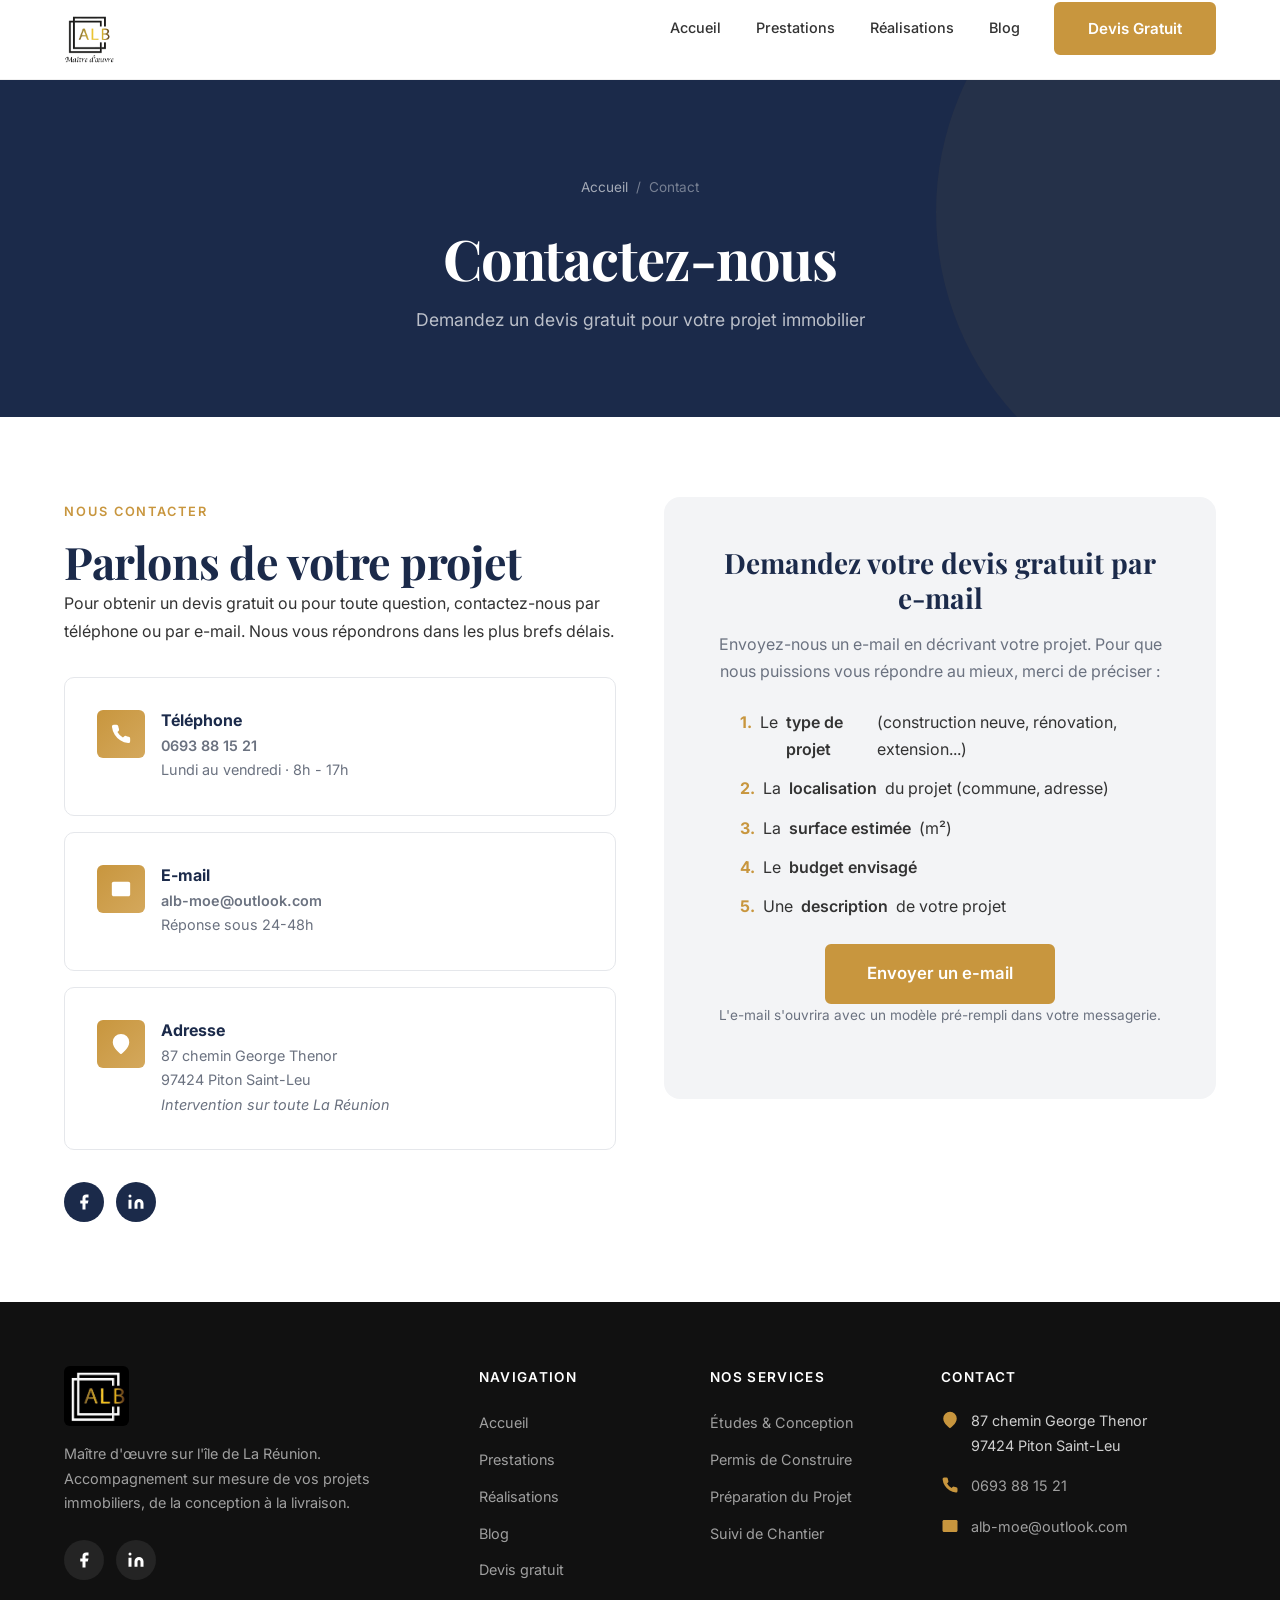
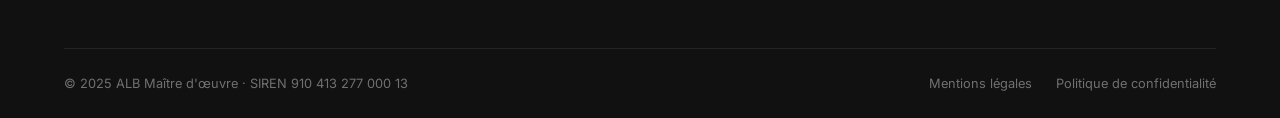
<file: albmaitredoeuvre/contact/index.html>
<!DOCTYPE html>
<html lang="fr">
<head>
  <meta charset="UTF-8">
  <meta name="viewport" content="width=device-width, initial-scale=1">
  <title>Contact & devis gratuit | ALB Maître d'œuvre La Réunion</title>
  <meta name="description" content="Contactez ALB MOE pour un devis gratuit. Maître d'œuvre à La Réunion : construction, rénovation, permis de construire. Tél : 0693 88 15 21.">
  <link rel="preconnect" href="https://fonts.googleapis.com">
  <link rel="preconnect" href="https://fonts.gstatic.com" crossorigin>
  <link href="https://fonts.googleapis.com/css2?family=Inter:wght@400;500;600;700&family=Playfair+Display:wght@700&display=swap" rel="stylesheet">
  <link rel="stylesheet" href="../style.css">
  <link rel="icon" type="image/png" href="../images/8000 A 02 RECTO calibrage nouvelle carte recto HAUT 350 gr by pass   -07.png">
  <link rel="apple-touch-icon" href="../images/8000 A 02 RECTO calibrage nouvelle carte recto HAUT 350 gr by pass   -07.png">
</head>
<body>
  <header class="site-header" id="header">
    <div class="header-inner">
      <a href="../" class="logo"><img src="../images/8000 A 02 RECTO calibrage nouvelle carte recto HAUT 350 gr by pass   -07.png" alt="ALB Maître d'œuvre" class="logo-img"></a>
      <nav class="nav" id="nav">
        <ul class="nav-list">
          <li class="nav-item"><a href="../" class="nav-link">Accueil</a></li>
          <li class="nav-item"><a href="../prestations/" class="nav-link">Prestations</a>
            <ul class="nav-dropdown">
              <li><a href="../prestations/#etudes" class="nav-link">Études & Conception</a></li>
              <li><a href="../prestations/#permis" class="nav-link">Permis de Construire</a></li>
              <li><a href="../prestations/#preparation" class="nav-link">Préparation du Projet</a></li>
              <li><a href="../prestations/#suivi" class="nav-link">Suivi de Chantier</a></li>
            </ul>
          </li>
          <li class="nav-item"><a href="../realisations/" class="nav-link">Réalisations</a></li>
          <li class="nav-item"><a href="../blog/" class="nav-link">Blog</a></li>
          <li class="nav-item nav-cta"><a href="../contact/" class="btn btn--primary">Devis Gratuit</a></li>
        </ul>
      </nav>
      <button class="nav-toggle" id="nav-toggle" aria-label="Menu"><svg class="menu-icon" viewBox="0 0 24 24" fill="none" stroke="currentColor" stroke-width="2"><path d="M3 12h18M3 6h18M3 18h18"/></svg><svg class="close-icon" viewBox="0 0 24 24" fill="none" stroke="currentColor" stroke-width="2"><path d="M18 6L6 18M6 6l12 12"/></svg></button>
    </div>
  </header>
  
  <section class="page-header"><div class="container"><div class="breadcrumb"><a href="../">Accueil</a> <span>/</span> <span>Contact</span></div><h1>Contactez-nous</h1><p>Demandez un devis gratuit pour votre projet immobilier</p></div></section>

  <section class="section"><div class="container">
    <div class="contact-grid">
      <div>
        <div class="section-label">Nous contacter</div>
        <h2>Parlons de votre projet</h2>
        <p>Pour obtenir un devis gratuit ou pour toute question, contactez-nous par téléphone ou par e-mail. Nous vous répondrons dans les plus brefs délais.</p>

        <div style="display:flex;flex-direction:column;gap:1rem;margin:2rem 0;">
          <a href="tel:+262693881521" class="contact-info-card" style="text-decoration:none;color:inherit;">
            <div class="contact-icon"><svg viewBox="0 0 24 24"><path d="M22 16.92v3a2 2 0 01-2.18 2 19.79 19.79 0 01-8.63-3.07 19.5 19.5 0 01-6-6 19.79 19.79 0 01-3.07-8.67A2 2 0 014.11 2h3a2 2 0 012 1.72c.127.96.361 1.903.7 2.81a2 2 0 01-.45 2.11L8.09 9.91a16 16 0 006 6l1.27-1.27a2 2 0 012.11-.45c.907.339 1.85.573 2.81.7A2 2 0 0122 16.92z"/></svg></div>
            <div><h4>Téléphone</h4><p><strong>0693 88 15 21</strong><br>Lundi au vendredi · 8h - 17h</p></div>
          </a>
          <a href="mailto:alb-moe@outlook.com?subject=Demande%20de%20devis%20-%20Projet%20immobilier&body=Bonjour%2C%0A%0AJe%20souhaite%20obtenir%20un%20devis%20pour%20mon%20projet.%0A%0A---%20Décrivez%20votre%20projet%20ci-dessous%20---%0A%0AType%20de%20projet%20(construction%20neuve%20%2F%20rénovation%20%2F%20extension)%20%3A%0ALocalisation%20%3A%0ASurface%20estimée%20%3A%0ABudget%20envisagé%20%3A%0ADescription%20du%20projet%20%3A%0A%0A---%0A%0ACordialement%2C%0A" class="contact-info-card" style="text-decoration:none;color:inherit;">
            <div class="contact-icon"><svg viewBox="0 0 24 24"><path d="M4 4h16c1.1 0 2 .9 2 2v12c0 1.1-.9 2-2 2H4c-1.1 0-2-.9-2-2V6c0-1.1.9-2 2-2z"/><path d="M22 6l-10 7L2 6"/></svg></div>
            <div><h4>E-mail</h4><p><strong>alb-moe@outlook.com</strong><br>Réponse sous 24-48h</p></div>
          </a>
          <div class="contact-info-card">
            <div class="contact-icon"><svg viewBox="0 0 24 24"><path d="M21 10c0 7-9 13-9 13s-9-6-9-13a9 9 0 0118 0z"/><circle cx="12" cy="10" r="3"/></svg></div>
            <div><h4>Adresse</h4><p>87 chemin George Thenor<br>97424 Piton Saint-Leu<br><em>Intervention sur toute La Réunion</em></p></div>
          </div>
        </div>

        <div class="social-links" style="margin-top:1rem;">
          <a href="https://www.facebook.com/Albmoe" class="social-link" target="_blank" rel="noopener" aria-label="Facebook" style="background:var(--primary);"><svg viewBox="0 0 24 24"><path d="M18 2h-3a5 5 0 00-5 5v3H7v4h3v8h4v-8h3l1-4h-4V7a1 1 0 011-1h3z"/></svg></a>
          <a href="https://www.linkedin.com/in/alan-le-bail-389934104/" class="social-link" target="_blank" rel="noopener" aria-label="LinkedIn" style="background:var(--primary);"><svg viewBox="0 0 24 24"><path d="M16 8a6 6 0 016 6v7h-4v-7a2 2 0 00-2-2 2 2 0 00-2 2v7h-4v-7a6 6 0 016-6zM2 9h4v12H2zM4 6a2 2 0 100-4 2 2 0 000 4z"/></svg></a>
        </div>
      </div>
      <div>
        <div class="mail-cta" id="formulaire-devis">
          <h3>Demandez votre devis gratuit par e-mail</h3>
          <p>Envoyez-nous un e-mail en décrivant votre projet. Pour que nous puissions vous répondre au mieux, merci de préciser :</p>
          <ul style="text-align:left;max-width:400px;margin:1.5rem auto;list-style:none;padding:0;">
            <li style="margin-bottom:0.75rem;display:flex;align-items:flex-start;gap:0.5rem;"><span style="color:var(--accent);font-weight:bold;">1.</span> Le <strong>type de projet</strong> (construction neuve, rénovation, extension...)</li>
            <li style="margin-bottom:0.75rem;display:flex;align-items:flex-start;gap:0.5rem;"><span style="color:var(--accent);font-weight:bold;">2.</span> La <strong>localisation</strong> du projet (commune, adresse)</li>
            <li style="margin-bottom:0.75rem;display:flex;align-items:flex-start;gap:0.5rem;"><span style="color:var(--accent);font-weight:bold;">3.</span> La <strong>surface estimée</strong> (m²)</li>
            <li style="margin-bottom:0.75rem;display:flex;align-items:flex-start;gap:0.5rem;"><span style="color:var(--accent);font-weight:bold;">4.</span> Le <strong>budget envisagé</strong></li>
            <li style="margin-bottom:0.75rem;display:flex;align-items:flex-start;gap:0.5rem;"><span style="color:var(--accent);font-weight:bold;">5.</span> Une <strong>description</strong> de votre projet</li>
          </ul>
          <a href="mailto:alb-moe@outlook.com?subject=Demande%20de%20devis%20-%20Projet%20immobilier&body=Bonjour%2C%0A%0AJe%20souhaite%20obtenir%20un%20devis%20pour%20mon%20projet.%0A%0AType%20de%20projet%20%3A%0ALocalisation%20%3A%0ASurface%20estimée%20%3A%0ABudget%20envisagé%20%3A%0ADescription%20%3A%0A%0ACordialement%2C%0A" class="btn btn--primary btn--lg">Envoyer un e-mail</a>
          <p class="mail-subject">L'e-mail s'ouvrira avec un modèle pré-rempli dans votre messagerie.</p>
        </div>
      </div>
    </div>
  </div></section>
  <footer class="site-footer">
    <div class="container">
      <div class="footer-grid">
        <div class="footer-brand">
          <div class="logo" style="margin-bottom:0.5rem;"><img src="../images/LOGO ENTETE.jpg" alt="ALB Maître d'œuvre" class="footer-logo-img"></div>
          <p>Maître d'œuvre sur l'île de La Réunion. Accompagnement sur mesure de vos projets immobiliers, de la conception à la livraison.</p>
          <div class="social-links">
            <a href="https://www.facebook.com/Albmoe" class="social-link" target="_blank" rel="noopener" aria-label="Facebook"><svg viewBox="0 0 24 24"><path d="M18 2h-3a5 5 0 00-5 5v3H7v4h3v8h4v-8h3l1-4h-4V7a1 1 0 011-1h3z"/></svg></a>
            <a href="https://www.linkedin.com/in/alan-le-bail-389934104/" class="social-link" target="_blank" rel="noopener" aria-label="LinkedIn"><svg viewBox="0 0 24 24"><path d="M16 8a6 6 0 016 6v7h-4v-7a2 2 0 00-2-2 2 2 0 00-2 2v7h-4v-7a6 6 0 016-6zM2 9h4v12H2zM4 6a2 2 0 100-4 2 2 0 000 4z"/></svg></a>
          </div>
        </div>
        <div><div class="footer-title">Navigation</div><ul class="footer-links"><li><a href="../">Accueil</a></li><li><a href="../prestations/">Prestations</a></li><li><a href="../realisations/">Réalisations</a></li><li><a href="../blog/">Blog</a></li><li><a href="../contact/">Devis gratuit</a></li></ul></div>
        <div><div class="footer-title">Nos services</div><ul class="footer-links"><li><a href="../prestations/#etudes">Études & Conception</a></li><li><a href="../prestations/#permis">Permis de Construire</a></li><li><a href="../prestations/#preparation">Préparation du Projet</a></li><li><a href="../prestations/#suivi">Suivi de Chantier</a></li></ul></div>
        <div><div class="footer-title">Contact</div>
          <div class="footer-contact-item"><svg viewBox="0 0 24 24"><path d="M21 10c0 7-9 13-9 13s-9-6-9-13a9 9 0 0118 0z"/><circle cx="12" cy="10" r="3"/></svg><span>87 chemin George Thenor<br>97424 Piton Saint-Leu</span></div>
          <div class="footer-contact-item"><svg viewBox="0 0 24 24"><path d="M22 16.92v3a2 2 0 01-2.18 2 19.79 19.79 0 01-8.63-3.07 19.5 19.5 0 01-6-6 19.79 19.79 0 01-3.07-8.67A2 2 0 014.11 2h3a2 2 0 012 1.72c.127.96.361 1.903.7 2.81a2 2 0 01-.45 2.11L8.09 9.91a16 16 0 006 6l1.27-1.27a2 2 0 012.11-.45c.907.339 1.85.573 2.81.7A2 2 0 0122 16.92z"/></svg><a href="tel:+262693881521">0693 88 15 21</a></div>
          <div class="footer-contact-item"><svg viewBox="0 0 24 24"><path d="M4 4h16c1.1 0 2 .9 2 2v12c0 1.1-.9 2-2 2H4c-1.1 0-2-.9-2-2V6c0-1.1.9-2 2-2z"/><path d="M22 6l-10 7L2 6"/></svg><a href="mailto:alb-moe@outlook.com">alb-moe@outlook.com</a></div>
        </div>
      </div>
      <div class="footer-bottom"><span>&copy; 2025 ALB Maître d'œuvre · SIREN 910 413 277 000 13</span><div class="footer-legal"><a href="../mentions-legales/">Mentions légales</a><a href="../politique-de-confidentialite/">Politique de confidentialité</a></div></div>
    </div>
  </footer>
  <script src="../script.js"></script>
</body>
</html>
</file>
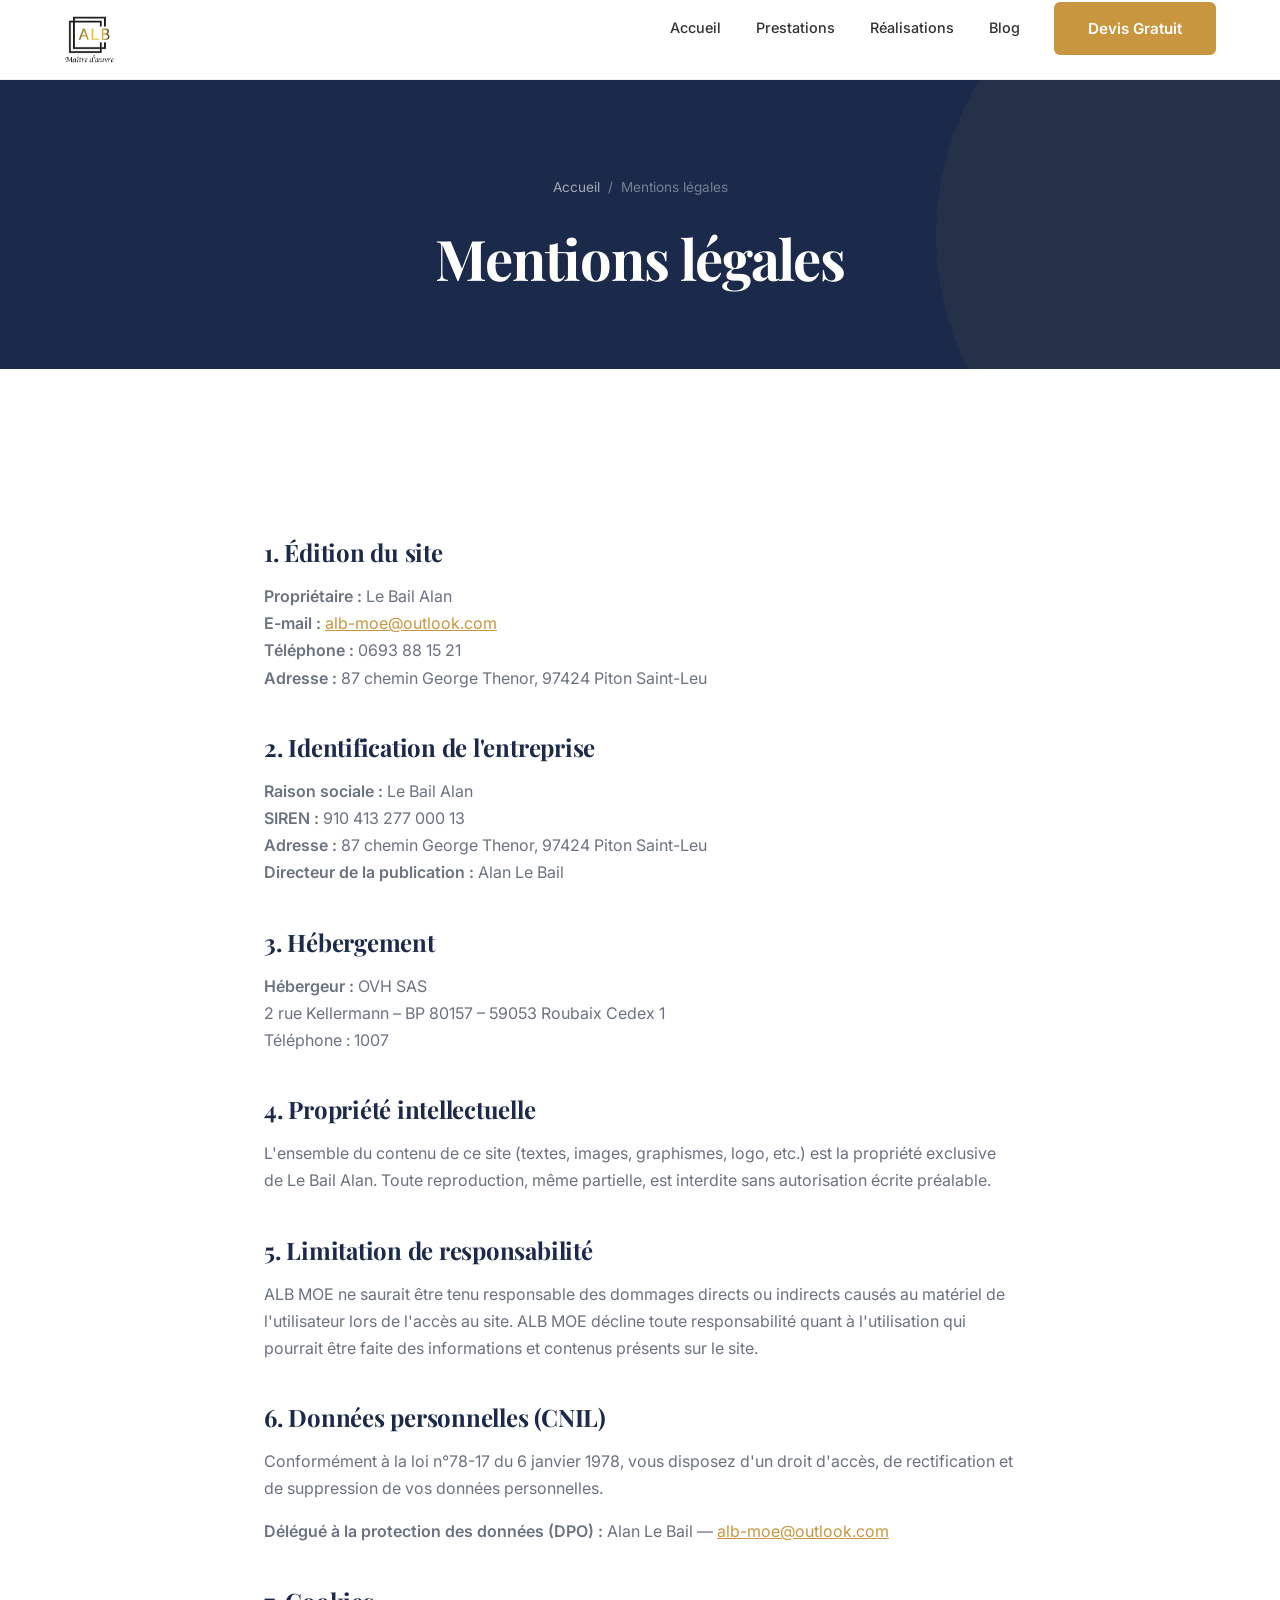
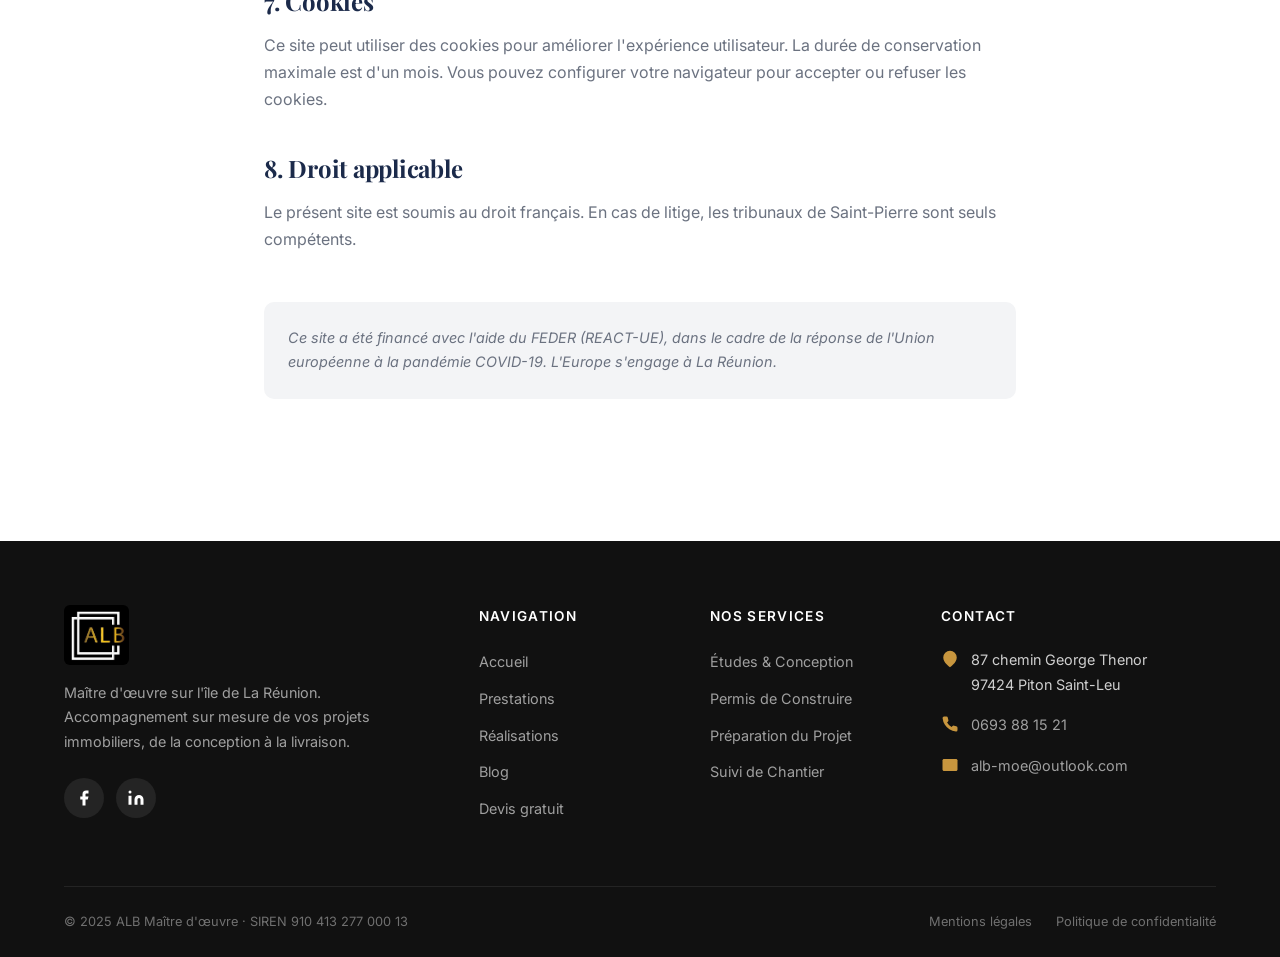
<file: albmaitredoeuvre/mentions-legales/index.html>
<!DOCTYPE html>
<html lang="fr">
<head>
  <meta charset="UTF-8">
  <meta name="viewport" content="width=device-width, initial-scale=1">
  <title>Mentions légales | ALB Maître d'œuvre La Réunion</title>
  <meta name="description" content="Mentions légales du site ALB Maître d'œuvre. Informations sur l'entreprise, l'hébergeur et la protection des données.">
  <link rel="preconnect" href="https://fonts.googleapis.com">
  <link rel="preconnect" href="https://fonts.gstatic.com" crossorigin>
  <link href="https://fonts.googleapis.com/css2?family=Inter:wght@400;500;600;700&family=Playfair+Display:wght@700&display=swap" rel="stylesheet">
  <link rel="stylesheet" href="../style.css">
  <link rel="icon" type="image/png" href="../images/8000 A 02 RECTO calibrage nouvelle carte recto HAUT 350 gr by pass   -07.png">
  <link rel="apple-touch-icon" href="../images/8000 A 02 RECTO calibrage nouvelle carte recto HAUT 350 gr by pass   -07.png">
</head>
<body>
  <header class="site-header" id="header">
    <div class="header-inner">
      <a href="../" class="logo"><img src="../images/8000 A 02 RECTO calibrage nouvelle carte recto HAUT 350 gr by pass   -07.png" alt="ALB Maître d'œuvre" class="logo-img"></a>
      <nav class="nav" id="nav">
        <ul class="nav-list">
          <li class="nav-item"><a href="../" class="nav-link">Accueil</a></li>
          <li class="nav-item"><a href="../prestations/" class="nav-link">Prestations</a>
            <ul class="nav-dropdown">
              <li><a href="../prestations/#etudes" class="nav-link">Études & Conception</a></li>
              <li><a href="../prestations/#permis" class="nav-link">Permis de Construire</a></li>
              <li><a href="../prestations/#preparation" class="nav-link">Préparation du Projet</a></li>
              <li><a href="../prestations/#suivi" class="nav-link">Suivi de Chantier</a></li>
            </ul>
          </li>
          <li class="nav-item"><a href="../realisations/" class="nav-link">Réalisations</a></li>
          <li class="nav-item"><a href="../blog/" class="nav-link">Blog</a></li>
          <li class="nav-item nav-cta"><a href="../contact/" class="btn btn--primary">Devis Gratuit</a></li>
        </ul>
      </nav>
      <button class="nav-toggle" id="nav-toggle" aria-label="Menu"><svg class="menu-icon" viewBox="0 0 24 24" fill="none" stroke="currentColor" stroke-width="2"><path d="M3 12h18M3 6h18M3 18h18"/></svg><svg class="close-icon" viewBox="0 0 24 24" fill="none" stroke="currentColor" stroke-width="2"><path d="M18 6L6 18M6 6l12 12"/></svg></button>
    </div>
  </header>
  
  <section class="page-header"><div class="container"><div class="breadcrumb"><a href="../">Accueil</a> <span>/</span> <span>Mentions légales</span></div><h1>Mentions légales</h1></div></section>

  <section class="section"><div class="container"><div class="legal-content">
    <h2>1. Édition du site</h2>
    <p><strong>Propriétaire :</strong> Le Bail Alan<br><strong>E-mail :</strong> <a href="mailto:alb-moe@outlook.com">alb-moe@outlook.com</a><br><strong>Téléphone :</strong> 0693 88 15 21<br><strong>Adresse :</strong> 87 chemin George Thenor, 97424 Piton Saint-Leu</p>

    <h2>2. Identification de l'entreprise</h2>
    <p><strong>Raison sociale :</strong> Le Bail Alan<br><strong>SIREN :</strong> 910 413 277 000 13<br><strong>Adresse :</strong> 87 chemin George Thenor, 97424 Piton Saint-Leu<br><strong>Directeur de la publication :</strong> Alan Le Bail</p>

    <h2>3. Hébergement</h2>
    <p><strong>Hébergeur :</strong> OVH SAS<br>2 rue Kellermann – BP 80157 – 59053 Roubaix Cedex 1<br>Téléphone : 1007</p>

    <h2>4. Propriété intellectuelle</h2>
    <p>L'ensemble du contenu de ce site (textes, images, graphismes, logo, etc.) est la propriété exclusive de Le Bail Alan. Toute reproduction, même partielle, est interdite sans autorisation écrite préalable.</p>

    <h2>5. Limitation de responsabilité</h2>
    <p>ALB MOE ne saurait être tenu responsable des dommages directs ou indirects causés au matériel de l'utilisateur lors de l'accès au site. ALB MOE décline toute responsabilité quant à l'utilisation qui pourrait être faite des informations et contenus présents sur le site.</p>

    <h2>6. Données personnelles (CNIL)</h2>
    <p>Conformément à la loi n°78-17 du 6 janvier 1978, vous disposez d'un droit d'accès, de rectification et de suppression de vos données personnelles.</p>
    <p><strong>Délégué à la protection des données (DPO) :</strong> Alan Le Bail — <a href="mailto:alb-moe@outlook.com">alb-moe@outlook.com</a></p>

    <h2>7. Cookies</h2>
    <p>Ce site peut utiliser des cookies pour améliorer l'expérience utilisateur. La durée de conservation maximale est d'un mois. Vous pouvez configurer votre navigateur pour accepter ou refuser les cookies.</p>

    <h2>8. Droit applicable</h2>
    <p>Le présent site est soumis au droit français. En cas de litige, les tribunaux de Saint-Pierre sont seuls compétents.</p>

    <p style="margin-top:3rem;padding:1.5rem;background:var(--light-bg);border-radius:var(--radius-md);font-size:0.9rem;"><em>Ce site a été financé avec l'aide du FEDER (REACT-UE), dans le cadre de la réponse de l'Union européenne à la pandémie COVID-19. L'Europe s'engage à La Réunion.</em></p>
  </div></div></section>
  <footer class="site-footer">
    <div class="container">
      <div class="footer-grid">
        <div class="footer-brand">
          <div class="logo" style="margin-bottom:0.5rem;"><img src="../images/LOGO ENTETE.jpg" alt="ALB Maître d'œuvre" class="footer-logo-img"></div>
          <p>Maître d'œuvre sur l'île de La Réunion. Accompagnement sur mesure de vos projets immobiliers, de la conception à la livraison.</p>
          <div class="social-links">
            <a href="https://www.facebook.com/Albmoe" class="social-link" target="_blank" rel="noopener" aria-label="Facebook"><svg viewBox="0 0 24 24"><path d="M18 2h-3a5 5 0 00-5 5v3H7v4h3v8h4v-8h3l1-4h-4V7a1 1 0 011-1h3z"/></svg></a>
            <a href="https://www.linkedin.com/in/alan-le-bail-389934104/" class="social-link" target="_blank" rel="noopener" aria-label="LinkedIn"><svg viewBox="0 0 24 24"><path d="M16 8a6 6 0 016 6v7h-4v-7a2 2 0 00-2-2 2 2 0 00-2 2v7h-4v-7a6 6 0 016-6zM2 9h4v12H2zM4 6a2 2 0 100-4 2 2 0 000 4z"/></svg></a>
          </div>
        </div>
        <div><div class="footer-title">Navigation</div><ul class="footer-links"><li><a href="../">Accueil</a></li><li><a href="../prestations/">Prestations</a></li><li><a href="../realisations/">Réalisations</a></li><li><a href="../blog/">Blog</a></li><li><a href="../contact/">Devis gratuit</a></li></ul></div>
        <div><div class="footer-title">Nos services</div><ul class="footer-links"><li><a href="../prestations/#etudes">Études & Conception</a></li><li><a href="../prestations/#permis">Permis de Construire</a></li><li><a href="../prestations/#preparation">Préparation du Projet</a></li><li><a href="../prestations/#suivi">Suivi de Chantier</a></li></ul></div>
        <div><div class="footer-title">Contact</div>
          <div class="footer-contact-item"><svg viewBox="0 0 24 24"><path d="M21 10c0 7-9 13-9 13s-9-6-9-13a9 9 0 0118 0z"/><circle cx="12" cy="10" r="3"/></svg><span>87 chemin George Thenor<br>97424 Piton Saint-Leu</span></div>
          <div class="footer-contact-item"><svg viewBox="0 0 24 24"><path d="M22 16.92v3a2 2 0 01-2.18 2 19.79 19.79 0 01-8.63-3.07 19.5 19.5 0 01-6-6 19.79 19.79 0 01-3.07-8.67A2 2 0 014.11 2h3a2 2 0 012 1.72c.127.96.361 1.903.7 2.81a2 2 0 01-.45 2.11L8.09 9.91a16 16 0 006 6l1.27-1.27a2 2 0 012.11-.45c.907.339 1.85.573 2.81.7A2 2 0 0122 16.92z"/></svg><a href="tel:+262693881521">0693 88 15 21</a></div>
          <div class="footer-contact-item"><svg viewBox="0 0 24 24"><path d="M4 4h16c1.1 0 2 .9 2 2v12c0 1.1-.9 2-2 2H4c-1.1 0-2-.9-2-2V6c0-1.1.9-2 2-2z"/><path d="M22 6l-10 7L2 6"/></svg><a href="mailto:alb-moe@outlook.com">alb-moe@outlook.com</a></div>
        </div>
      </div>
      <div class="footer-bottom"><span>&copy; 2025 ALB Maître d'œuvre · SIREN 910 413 277 000 13</span><div class="footer-legal"><a href="../mentions-legales/">Mentions légales</a><a href="../politique-de-confidentialite/">Politique de confidentialité</a></div></div>
    </div>
  </footer>
  <script src="../script.js"></script>
</body>
</html>
</file>
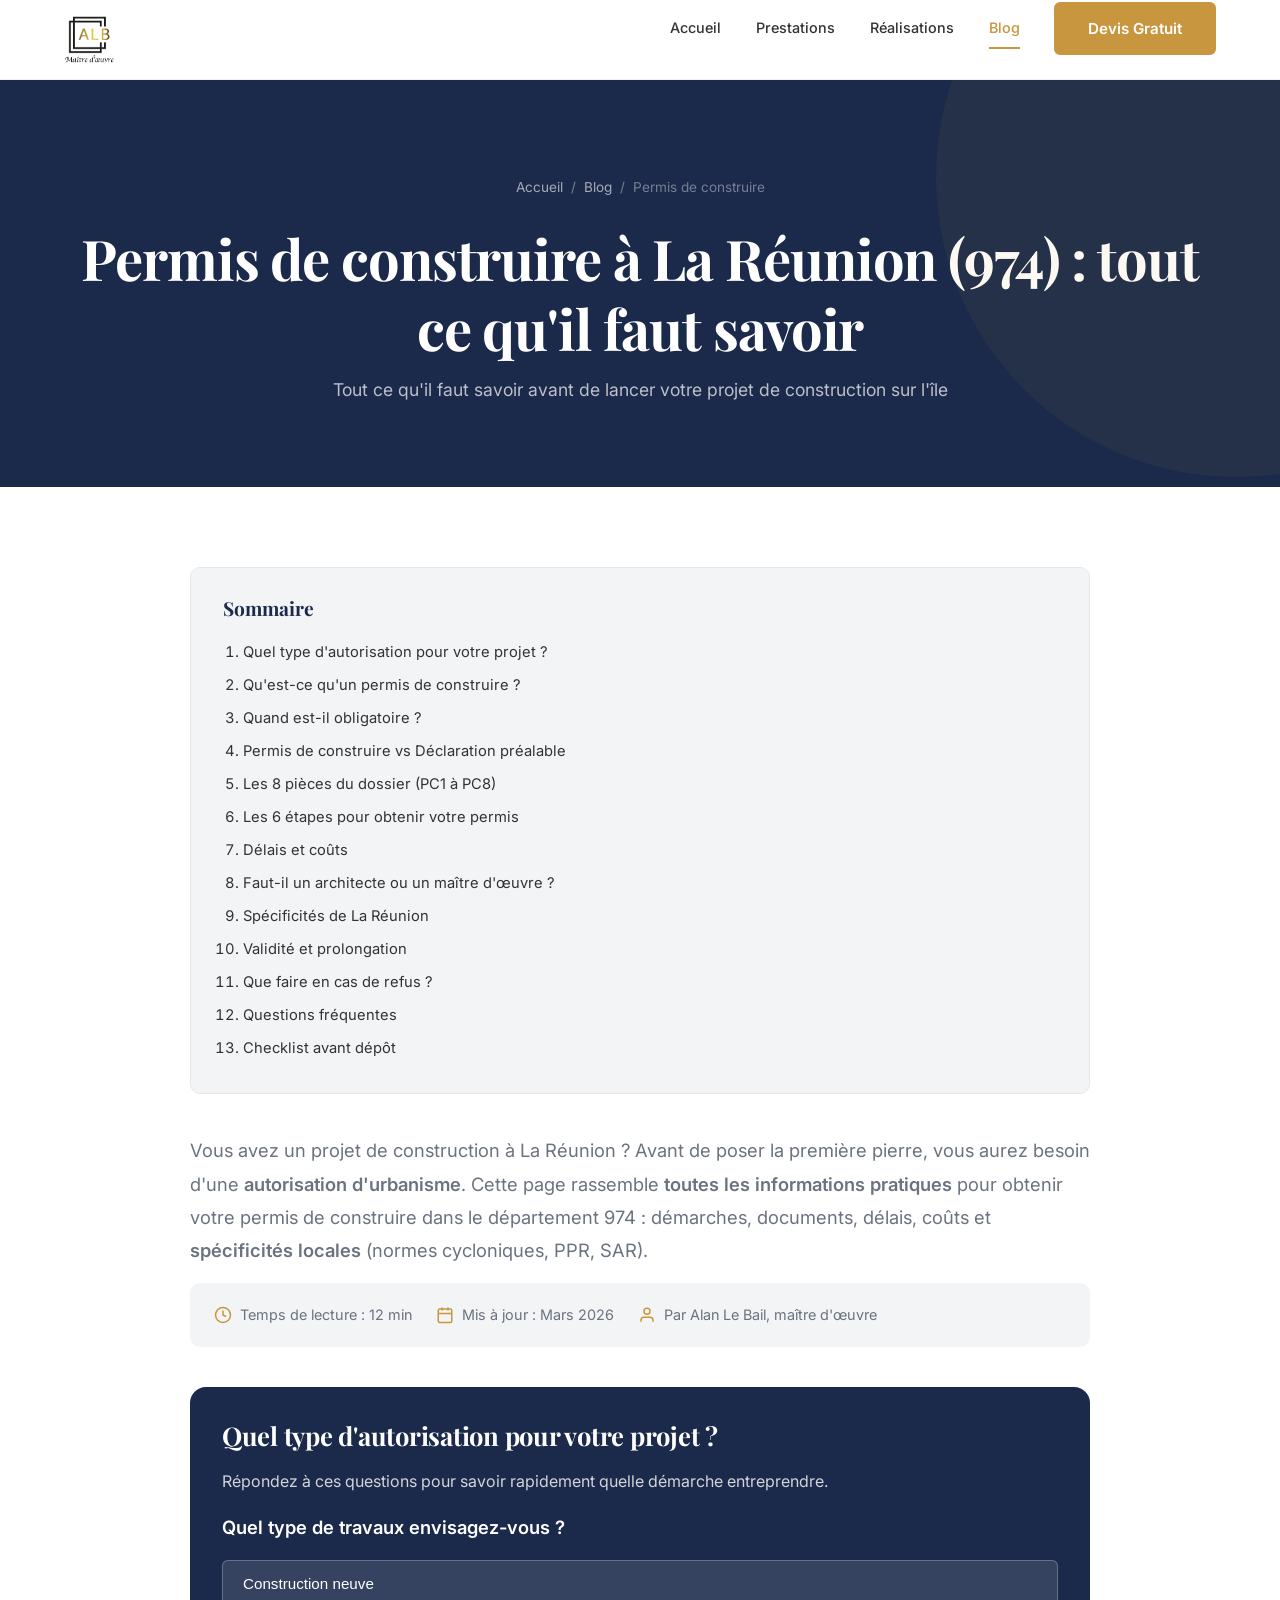
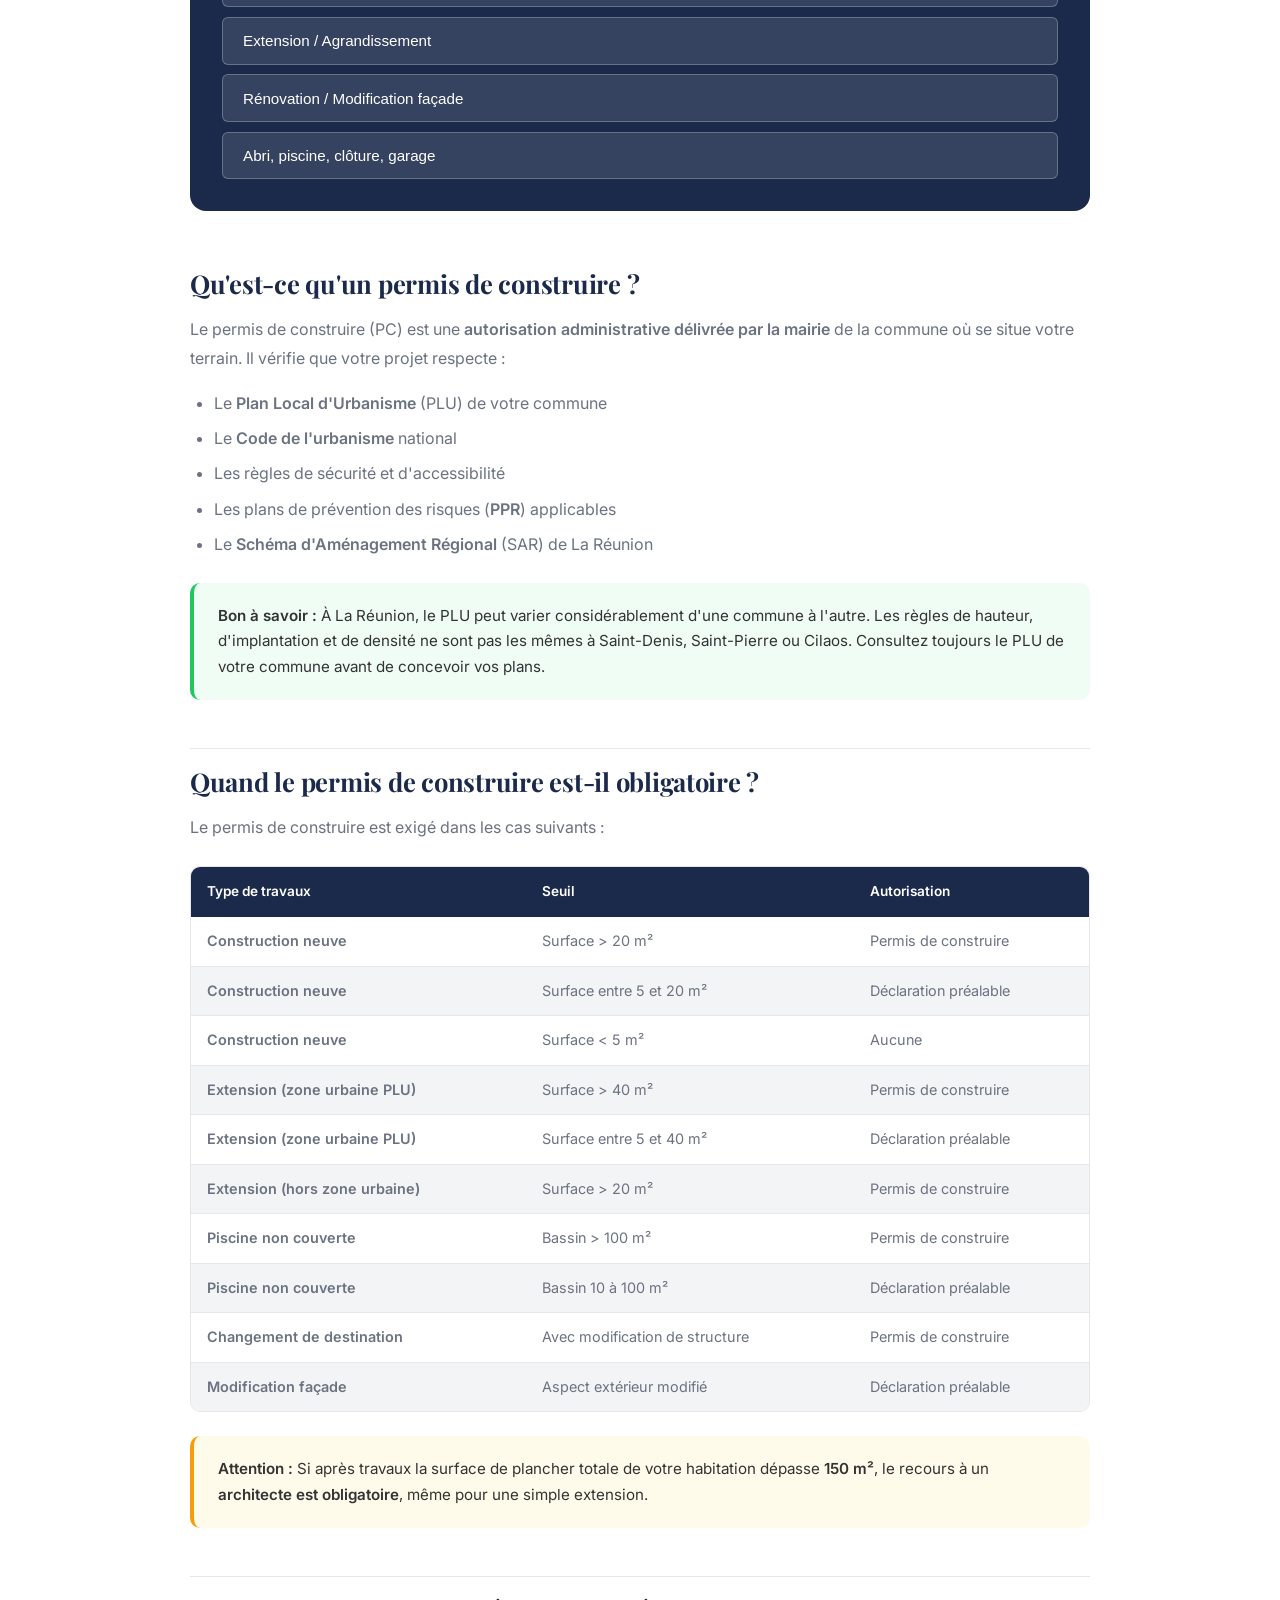
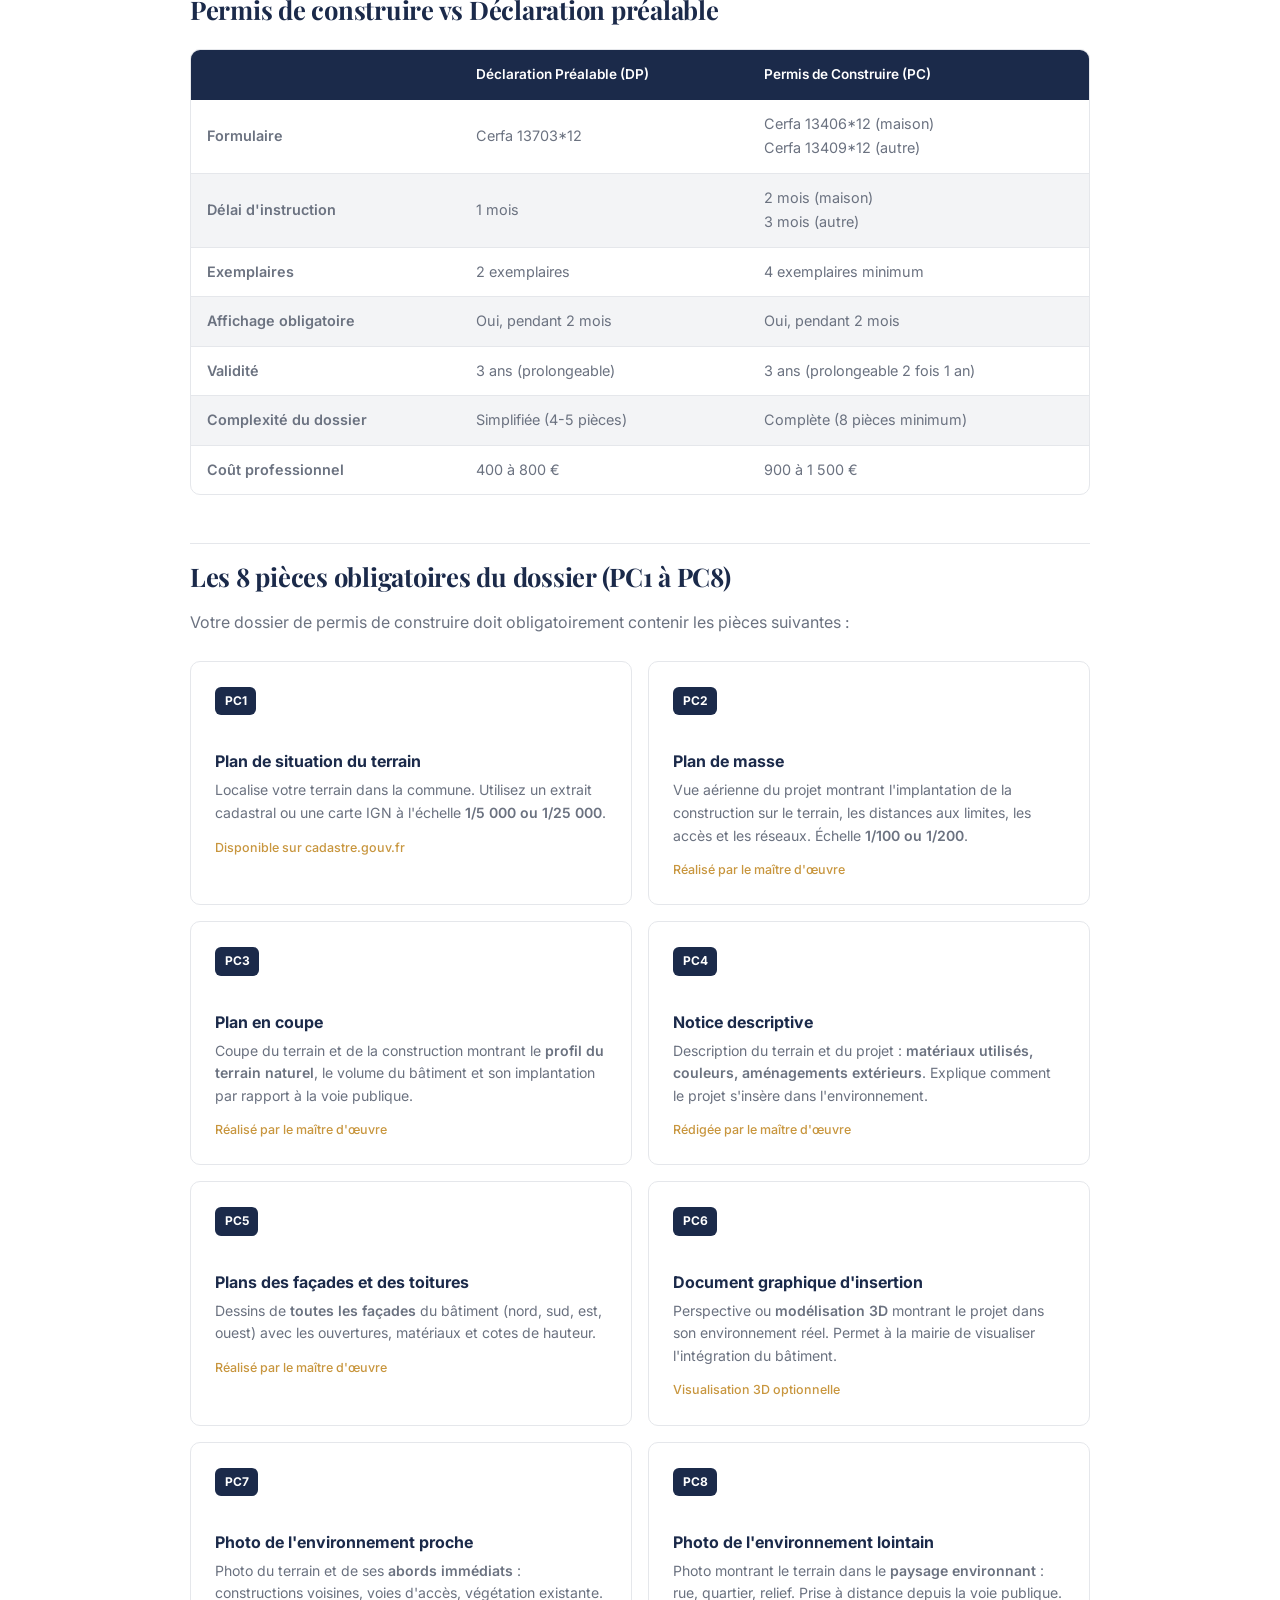
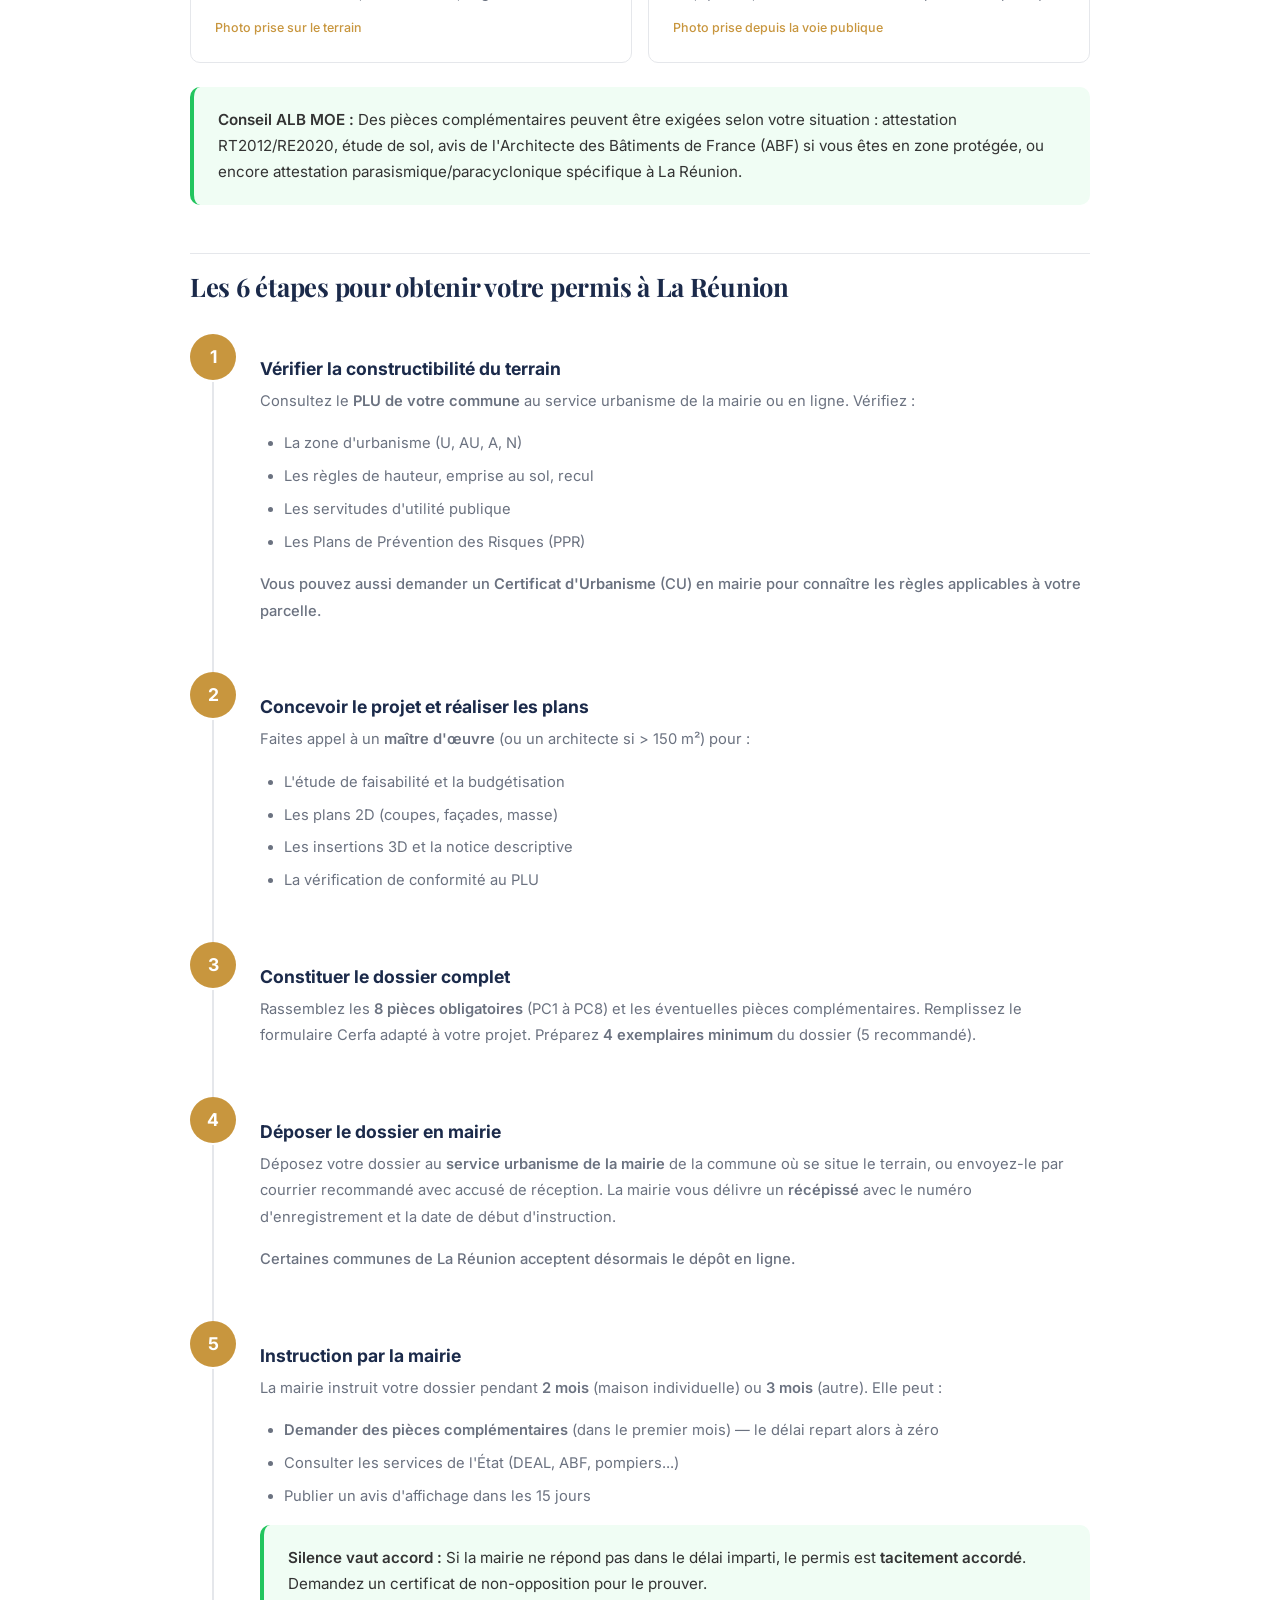
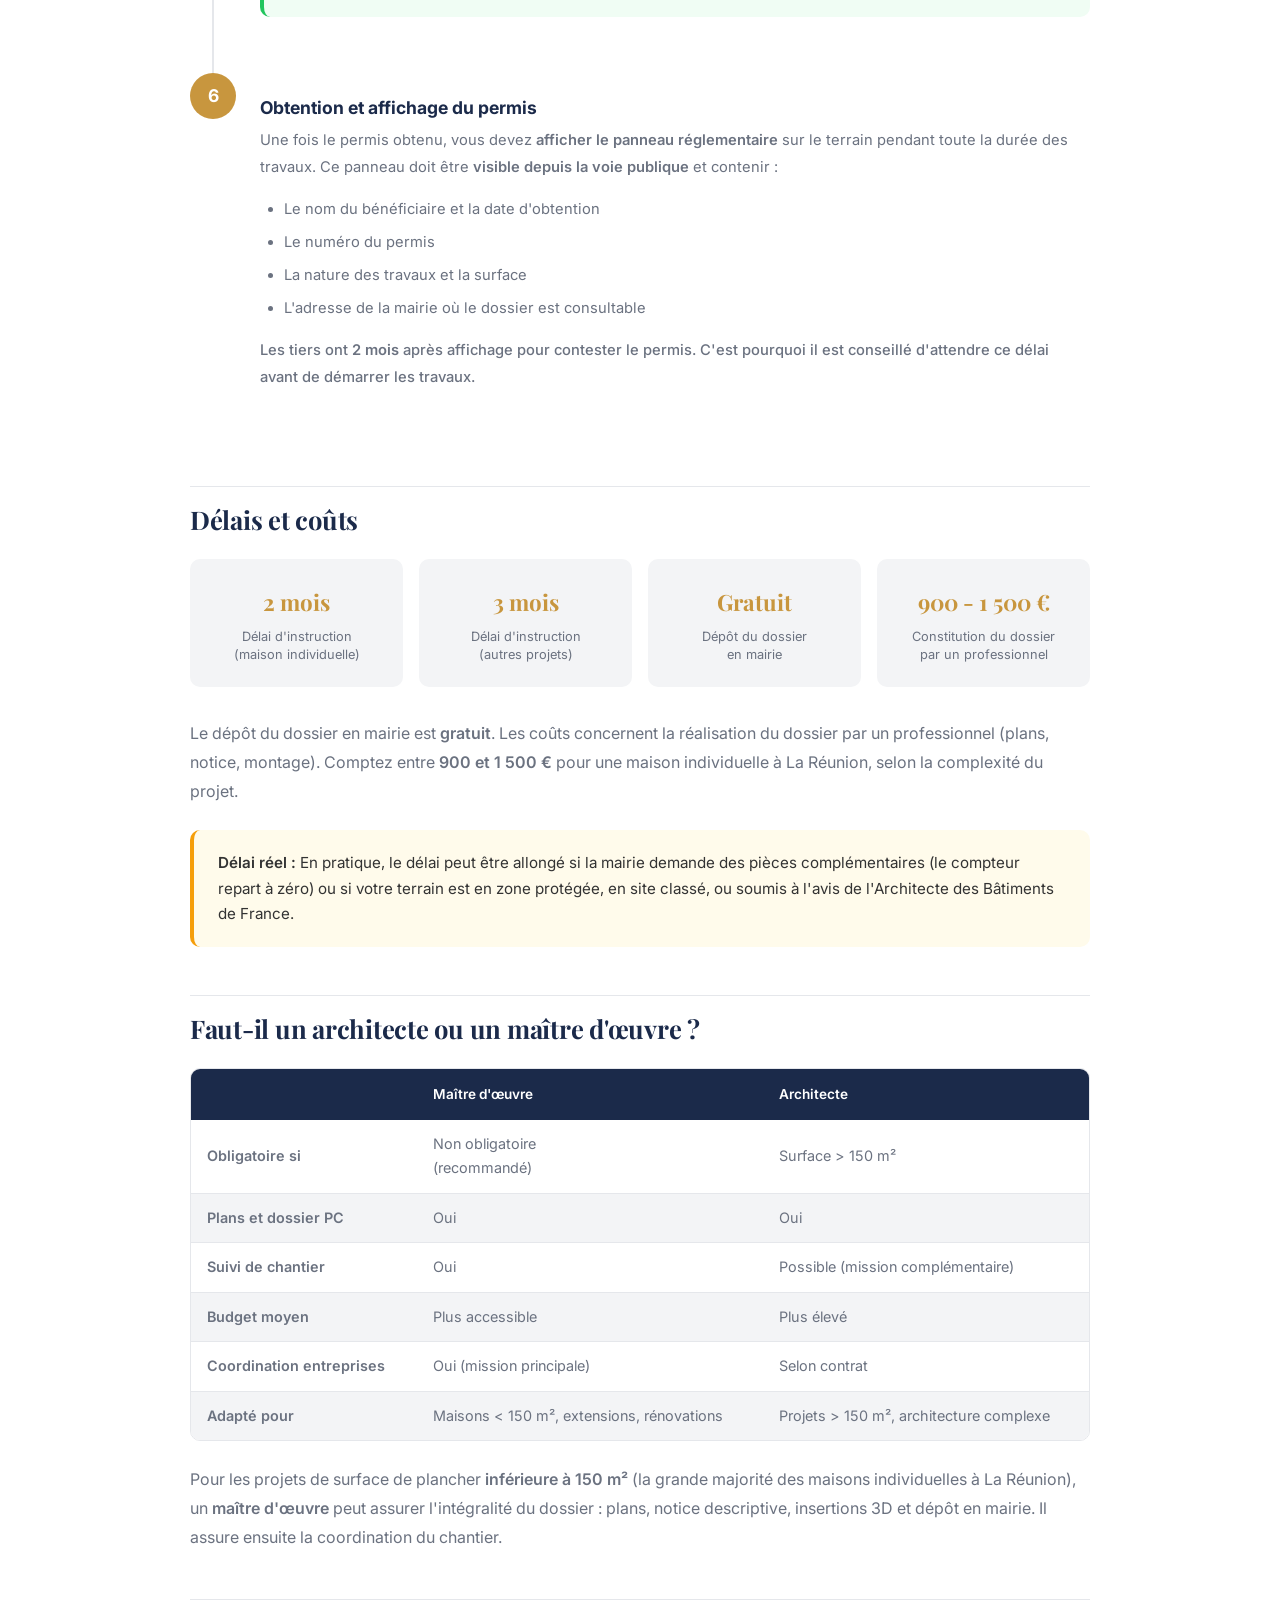
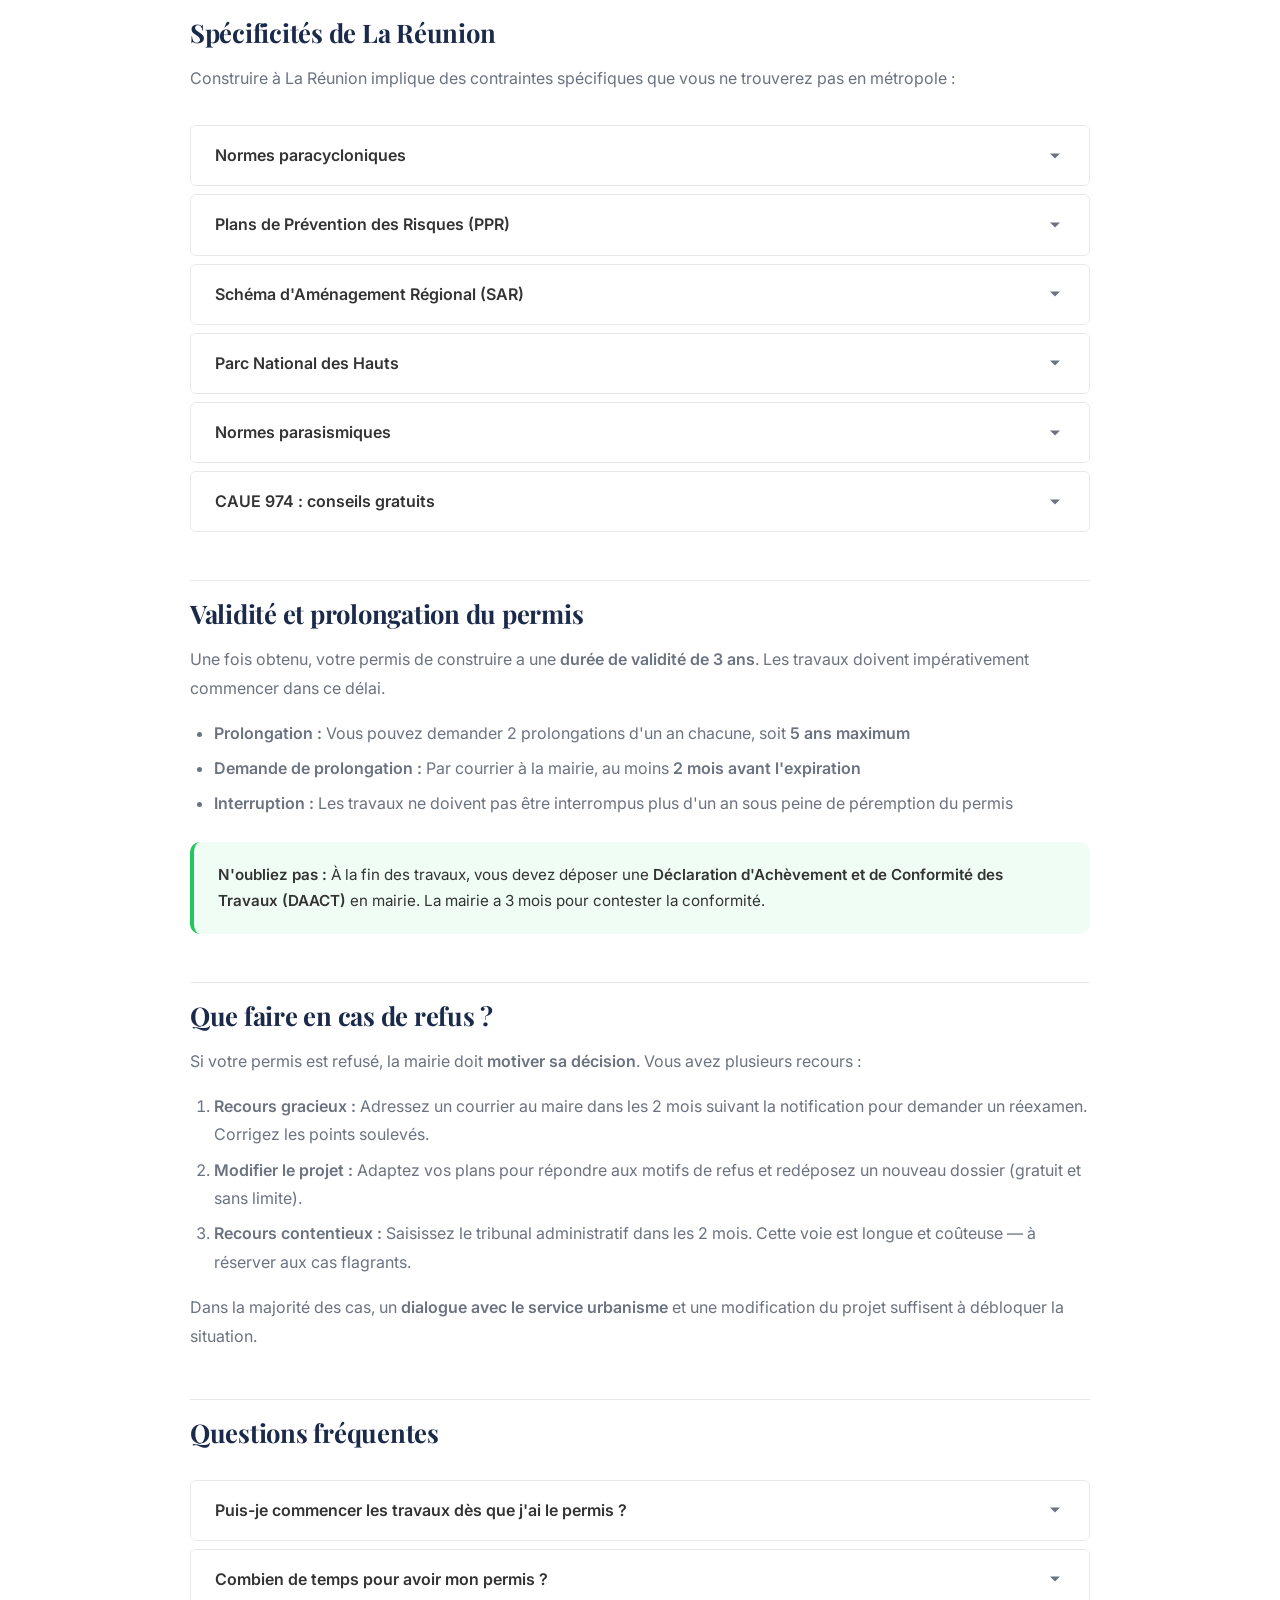
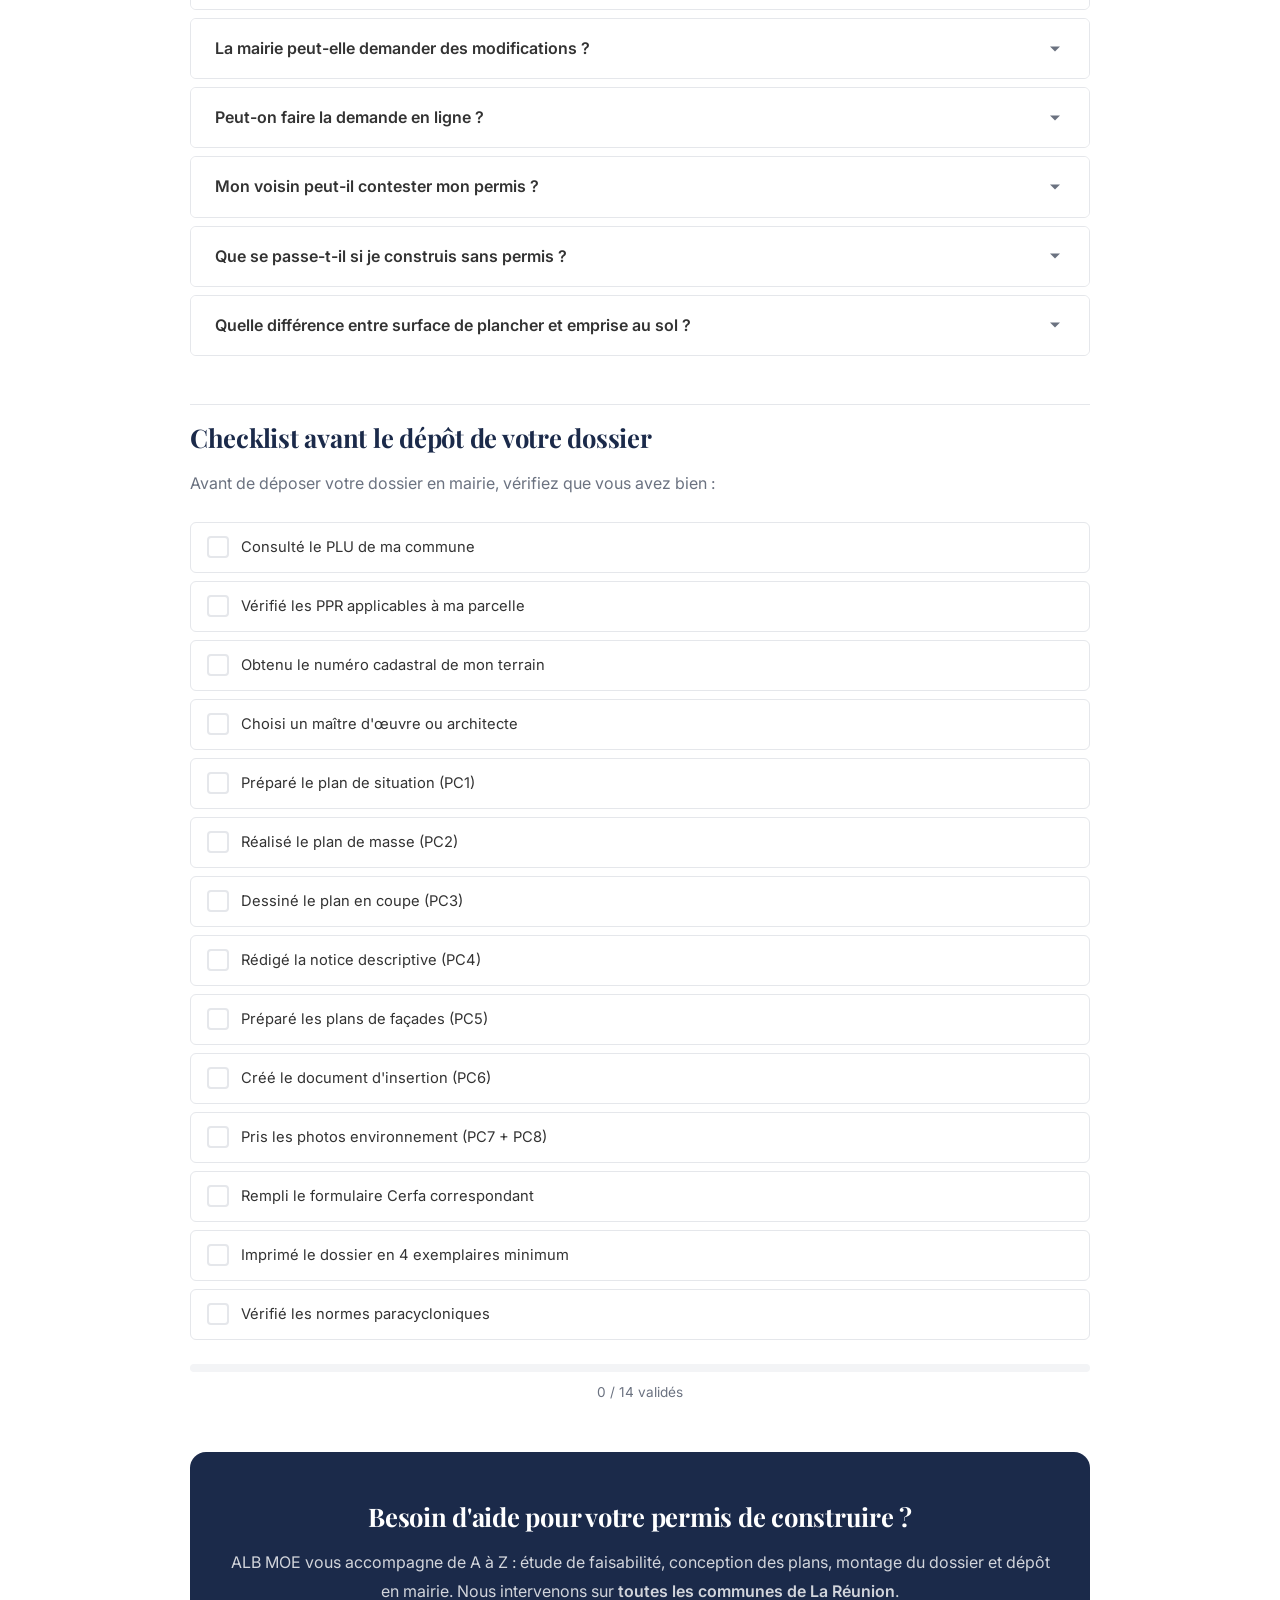
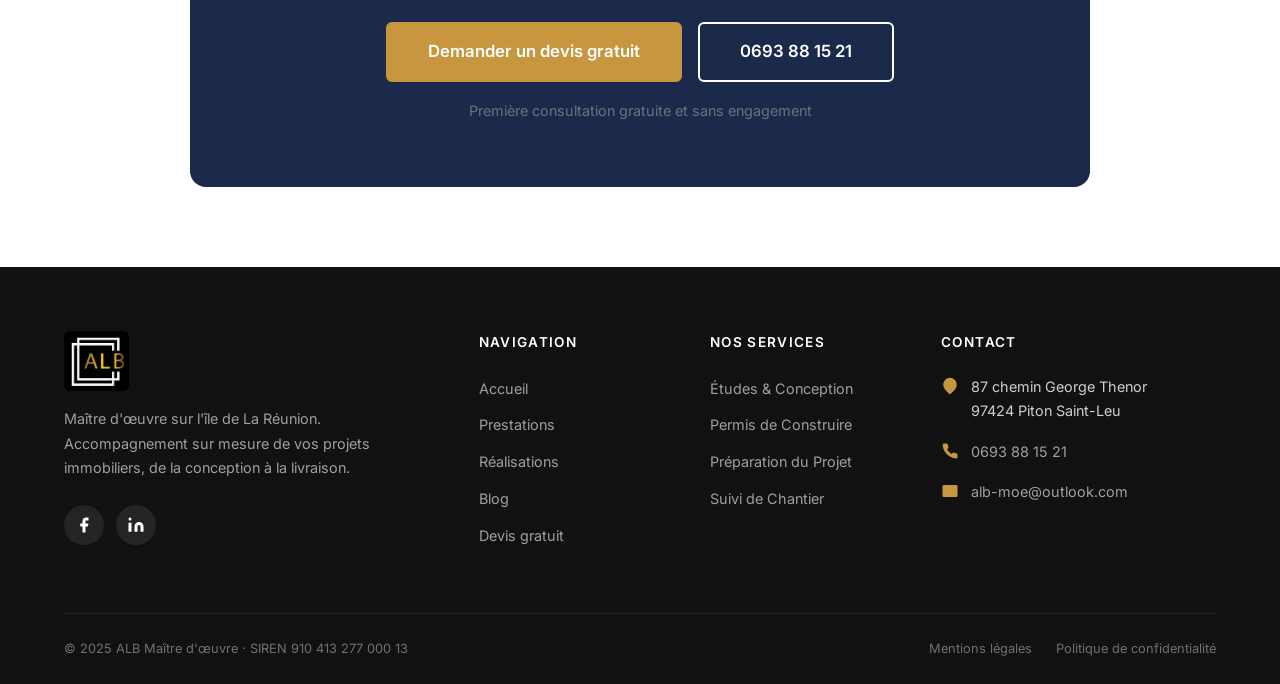
<file: albmaitredoeuvre/permis-de-construire-la-reunion/index.html>
<!DOCTYPE html>
<html lang="fr">
<head>
  <meta charset="UTF-8">
  <meta name="viewport" content="width=device-width, initial-scale=1">
  <title>Permis de construire à La Réunion (974) : démarches, documents, délais | ALB MOE</title>
  <meta name="description" content="Tout savoir sur le permis de construire à La Réunion (974). Démarches, documents obligatoires, délais, coûts, normes cycloniques, PPR et conseils d'un maître d'œuvre local.">
  <meta name="keywords" content="permis de construire La Réunion, permis construire 974, déclaration préalable Réunion, PLU Réunion, normes cycloniques construction, PPR La Réunion, maître d'œuvre permis construire">
  <link rel="canonical" href="https://albmaitredoeuvre.fr/permis-de-construire-la-reunion/">
  <meta property="og:locale" content="fr_FR">
  <meta property="og:type" content="article">
  <meta property="og:title" content="Permis de construire à La Réunion (974) : démarches, documents, délais">
  <meta property="og:description" content="Tout ce qu'il faut savoir pour obtenir votre permis de construire à La Réunion : démarches, documents, délais, coûts et spécificités locales.">
  <meta property="og:url" content="https://albmaitredoeuvre.fr/permis-de-construire-la-reunion/">
  <meta property="og:site_name" content="ALB Maître d'œuvre">
  <script type="application/ld+json">
  {
    "@context": "https://schema.org",
    "@type": "Article",
    "headline": "Permis de construire à La Réunion (974) : démarches, documents, délais",
    "description": "Tout savoir sur le permis de construire à La Réunion. Démarches, documents obligatoires, délais, coûts et spécificités locales.",
    "author": {
      "@type": "Person",
      "name": "Alan Le Bail",
      "jobTitle": "Maître d'œuvre"
    },
    "publisher": {
      "@type": "Organization",
      "name": "ALB Maître d'œuvre"
    },
    "datePublished": "2025-03-20",
    "dateModified": "2026-03-06",
    "mainEntityOfPage": "https://albmaitredoeuvre.fr/permis-de-construire-la-reunion/"
  }
  </script>
  <script type="application/ld+json">
  {
    "@context": "https://schema.org",
    "@type": "FAQPage",
    "mainEntity": [
      {"@type": "Question", "name": "Combien coûte un permis de construire à La Réunion ?", "acceptedAnswer": {"@type": "Answer", "text": "Le dépôt en mairie est gratuit. Faire appel à un professionnel pour monter le dossier coûte entre 900 et 1 500 € selon la complexité du projet."}},
      {"@type": "Question", "name": "Quel est le délai pour obtenir un permis de construire à La Réunion ?", "acceptedAnswer": {"@type": "Answer", "text": "Le délai d'instruction est de 2 mois pour une maison individuelle (Cerfa 13406) et de 3 mois pour les autres projets (Cerfa 13409). Sans réponse dans ce délai, le permis est tacitement accordé."}},
      {"@type": "Question", "name": "Faut-il un architecte pour construire à La Réunion ?", "acceptedAnswer": {"@type": "Answer", "text": "L'architecte est obligatoire uniquement si la surface de plancher dépasse 150 m². En dessous, un maître d'œuvre peut réaliser l'ensemble des plans et du dossier."}},
      {"@type": "Question", "name": "Quelle est la durée de validité d'un permis de construire ?", "acceptedAnswer": {"@type": "Answer", "text": "Un permis de construire est valable 3 ans. Il peut être prolongé deux fois pour un an, soit 5 ans maximum. Les travaux doivent commencer dans ce délai."}},
      {"@type": "Question", "name": "Quelles sont les normes cycloniques à respecter à La Réunion ?", "acceptedAnswer": {"@type": "Answer", "text": "Les constructions doivent résister à des rafales de 250 km/h (288 km/h pour les bâtiments publics). Les Eurocodes avec annexe nationale spécifique fixent une vitesse de référence de 34 à 38 m/s selon les zones."}}
    ]
  }
  </script>
  <link rel="preconnect" href="https://fonts.googleapis.com">
  <link rel="preconnect" href="https://fonts.gstatic.com" crossorigin>
  <link href="https://fonts.googleapis.com/css2?family=Inter:wght@400;500;600;700&family=Playfair+Display:wght@700&display=swap" rel="stylesheet">
  <link rel="stylesheet" href="../style.css">
  <link rel="icon" type="image/png" href="../images/8000 A 02 RECTO calibrage nouvelle carte recto HAUT 350 gr by pass   -07.png">
  <link rel="apple-touch-icon" href="../images/8000 A 02 RECTO calibrage nouvelle carte recto HAUT 350 gr by pass   -07.png">
</head>
<body>
  <header class="site-header" id="header">
    <div class="header-inner">
      <a href="../" class="logo"><img src="../images/8000 A 02 RECTO calibrage nouvelle carte recto HAUT 350 gr by pass   -07.png" alt="ALB Maître d'œuvre" class="logo-img"></a>
      <nav class="nav" id="nav">
        <ul class="nav-list">
          <li class="nav-item"><a href="../" class="nav-link">Accueil</a></li>
          <li class="nav-item"><a href="../prestations/" class="nav-link">Prestations</a>
            <ul class="nav-dropdown">
              <li><a href="../prestations/#etudes" class="nav-link">Études & Conception</a></li>
              <li><a href="../prestations/#permis" class="nav-link">Permis de Construire</a></li>
              <li><a href="../prestations/#preparation" class="nav-link">Préparation du Projet</a></li>
              <li><a href="../prestations/#suivi" class="nav-link">Suivi de Chantier</a></li>
            </ul>
          </li>
          <li class="nav-item"><a href="../realisations/" class="nav-link">Réalisations</a></li>
          <li class="nav-item"><a href="../blog/" class="nav-link nav-link--active">Blog</a></li>
          <li class="nav-item nav-cta"><a href="../contact/" class="btn btn--primary">Devis Gratuit</a></li>
        </ul>
      </nav>
      <button class="nav-toggle" id="nav-toggle" aria-label="Menu"><svg class="menu-icon" viewBox="0 0 24 24" fill="none" stroke="currentColor" stroke-width="2"><path d="M3 12h18M3 6h18M3 18h18"/></svg><svg class="close-icon" viewBox="0 0 24 24" fill="none" stroke="currentColor" stroke-width="2"><path d="M18 6L6 18M6 6l12 12"/></svg></button>
    </div>
  </header>

  <section class="page-header">
    <div class="container">
      <div class="breadcrumb"><a href="../">Accueil</a> <span>/</span> <a href="../blog/">Blog</a> <span>/</span> <span>Permis de construire</span></div>
      <h1>Permis de construire à La Réunion (974) : tout ce qu'il faut savoir</h1>
      <p>Tout ce qu'il faut savoir avant de lancer votre projet de construction sur l'île</p>
    </div>
  </section>

  <section class="section">
    <div class="container">
      <div class="article-layout">

        <!-- Table of Contents -->
        <nav class="article-toc" id="toc">
          <div class="toc-title">Sommaire</div>
          <ol class="toc-list">
            <li><a href="#quiz">Quel type d'autorisation pour votre projet ?</a></li>
            <li><a href="#definition">Qu'est-ce qu'un permis de construire ?</a></li>
            <li><a href="#quand-obligatoire">Quand est-il obligatoire ?</a></li>
            <li><a href="#dp-vs-pc">Permis de construire vs Déclaration préalable</a></li>
            <li><a href="#documents">Les 8 pièces du dossier (PC1 à PC8)</a></li>
            <li><a href="#etapes">Les 6 étapes pour obtenir votre permis</a></li>
            <li><a href="#delais-couts">Délais et coûts</a></li>
            <li><a href="#architecte">Faut-il un architecte ou un maître d'œuvre ?</a></li>
            <li><a href="#specificites-reunion">Spécificités de La Réunion</a></li>
            <li><a href="#validite">Validité et prolongation</a></li>
            <li><a href="#refus">Que faire en cas de refus ?</a></li>
            <li><a href="#faq">Questions fréquentes</a></li>
            <li><a href="#checklist">Checklist avant dépôt</a></li>
          </ol>
        </nav>

        <!-- Article Content -->
        <div class="article-content">

          <p class="article-intro">Vous avez un projet de construction à La Réunion ? Avant de poser la première pierre, vous aurez besoin d'une <strong>autorisation d'urbanisme</strong>. Cette page rassemble <strong>toutes les informations pratiques</strong> pour obtenir votre permis de construire dans le département 974 : démarches, documents, délais, coûts et <strong>spécificités locales</strong> (normes cycloniques, PPR, SAR).</p>

          <div class="article-meta-box">
            <div class="meta-item"><svg viewBox="0 0 24 24" width="18" height="18" fill="none" stroke="currentColor" stroke-width="2"><circle cx="12" cy="12" r="10"/><path d="M12 6v6l4 2"/></svg> Temps de lecture : 12 min</div>
            <div class="meta-item"><svg viewBox="0 0 24 24" width="18" height="18" fill="none" stroke="currentColor" stroke-width="2"><rect x="3" y="4" width="18" height="18" rx="2"/><path d="M16 2v4M8 2v4M3 10h18"/></svg> Mis à jour : Mars 2026</div>
            <div class="meta-item"><svg viewBox="0 0 24 24" width="18" height="18" fill="none" stroke="currentColor" stroke-width="2"><path d="M20 21v-2a4 4 0 00-4-4H8a4 4 0 00-4 4v2"/><circle cx="12" cy="7" r="4"/></svg> Par Alan Le Bail, maître d'œuvre</div>
          </div>

          <!-- QUIZ INTERACTIF -->
          <div class="article-block article-block--highlight" id="quiz">
            <h2>Quel type d'autorisation pour votre projet ?</h2>
            <p>Répondez à ces questions pour savoir rapidement quelle démarche entreprendre.</p>
            <div id="quiz-container">
              <div class="quiz-step active" data-step="1">
                <div class="quiz-question">Quel type de travaux envisagez-vous ?</div>
                <div class="quiz-options">
                  <button class="quiz-btn" data-next="2" data-value="neuf">Construction neuve</button>
                  <button class="quiz-btn" data-next="3" data-value="extension">Extension / Agrandissement</button>
                  <button class="quiz-btn" data-next="4" data-value="renovation">Rénovation / Modification façade</button>
                  <button class="quiz-btn" data-next="5" data-value="petit">Abri, piscine, clôture, garage</button>
                </div>
              </div>
              <div class="quiz-step" data-step="2">
                <div class="quiz-question">Quelle sera la surface de plancher totale ?</div>
                <div class="quiz-options">
                  <button class="quiz-btn" data-result="aucune">Moins de 5 m²</button>
                  <button class="quiz-btn" data-result="dp">Entre 5 et 20 m²</button>
                  <button class="quiz-btn" data-result="pc">Plus de 20 m²</button>
                </div>
              </div>
              <div class="quiz-step" data-step="3">
                <div class="quiz-question">Quelle surface ajoutez-vous ?</div>
                <p class="quiz-hint">En zone urbaine avec PLU, le seuil est de 40 m². Hors zone urbaine : 20 m².</p>
                <div class="quiz-options">
                  <button class="quiz-btn" data-result="dp">Moins de 40 m² (zone urbaine)</button>
                  <button class="quiz-btn" data-result="pc">Plus de 40 m² (zone urbaine)</button>
                  <button class="quiz-btn" data-result="pc">Plus de 20 m² (hors zone urbaine)</button>
                  <button class="quiz-btn" data-next="6" data-value="150">La surface totale après travaux dépasse 150 m²</button>
                </div>
              </div>
              <div class="quiz-step" data-step="4">
                <div class="quiz-question">En quoi consistent les travaux ?</div>
                <div class="quiz-options">
                  <button class="quiz-btn" data-result="dp">Changement de fenêtres, ravalement, toiture</button>
                  <button class="quiz-btn" data-result="dp">Création d'ouverture dans un mur extérieur</button>
                  <button class="quiz-btn" data-result="pc">Modification de la structure porteuse + changement de destination</button>
                  <button class="quiz-btn" data-result="aucune">Travaux intérieurs uniquement (pas de changement extérieur)</button>
                </div>
              </div>
              <div class="quiz-step" data-step="5">
                <div class="quiz-question">Précisez votre projet :</div>
                <div class="quiz-options">
                  <button class="quiz-btn" data-result="aucune">Abri de jardin de moins de 5 m²</button>
                  <button class="quiz-btn" data-result="dp">Abri / garage de 5 à 20 m²</button>
                  <button class="quiz-btn" data-result="dp">Piscine de 10 à 100 m² (non couverte)</button>
                  <button class="quiz-btn" data-result="pc">Piscine de plus de 100 m²</button>
                  <button class="quiz-btn" data-result="dp">Clôture</button>
                  <button class="quiz-btn" data-result="pc">Garage ou annexe de plus de 20 m²</button>
                </div>
              </div>
              <div class="quiz-step" data-step="6">
                <div class="quiz-question">La surface totale dépasse 150 m² ?</div>
                <div class="quiz-options">
                  <button class="quiz-btn" data-result="pc-archi">Oui, plus de 150 m² au total</button>
                  <button class="quiz-btn" data-result="pc">Non, moins de 150 m² au total</button>
                </div>
              </div>
              <!-- Résultats -->
              <div class="quiz-result" id="result-aucune" style="display:none;">
                <div class="quiz-result-icon" style="color:#22c55e;">&#10003;</div>
                <h3>Aucune autorisation nécessaire</h3>
                <p>Pour ce type de travaux, vous n'avez pas besoin d'autorisation d'urbanisme. Vérifiez toutefois les règles de votre PLU communal et les éventuelles contraintes liées aux PPR.</p>
              </div>
              <div class="quiz-result" id="result-dp" style="display:none;">
                <div class="quiz-result-icon" style="color:#f59e0b;">&#9888;</div>
                <h3>Déclaration Préalable de Travaux (DP)</h3>
                <p>Votre projet nécessite une <strong>Déclaration Préalable</strong> (formulaire Cerfa 13703*12). Le délai d'instruction est d'<strong>1 mois</strong>. Le dossier est plus simple qu'un permis de construire.</p>
                <a href="../contact/" class="btn btn--primary" style="margin-top:1rem;">Nous pouvons vous aider</a>
              </div>
              <div class="quiz-result" id="result-pc" style="display:none;">
                <div class="quiz-result-icon" style="color:#ef4444;">&#9888;</div>
                <h3>Permis de Construire obligatoire</h3>
                <p>Votre projet nécessite un <strong>Permis de Construire</strong> (formulaire Cerfa 13406*12 pour maison individuelle). Délai d'instruction : <strong>2 mois</strong>. Lisez la suite pour tout savoir.</p>
                <a href="../contact/" class="btn btn--primary" style="margin-top:1rem;">Demandez un devis pour votre dossier</a>
              </div>
              <div class="quiz-result" id="result-pc-archi" style="display:none;">
                <div class="quiz-result-icon" style="color:#ef4444;">&#9888;</div>
                <h3>Permis de Construire + Architecte obligatoire</h3>
                <p>Au-delà de <strong>150 m² de surface de plancher</strong>, le recours à un <strong>architecte est obligatoire</strong>. Un maître d'œuvre reste indispensable pour coordonner le projet, le chantier et le budget.</p>
                <a href="../contact/" class="btn btn--primary" style="margin-top:1rem;">Contactez-nous pour être orienté</a>
              </div>
              <button class="quiz-restart" id="quiz-restart" style="display:none;">Recommencer le questionnaire</button>
            </div>
          </div>

          <!-- DEFINITION -->
          <h2 id="definition">Qu'est-ce qu'un permis de construire ?</h2>
          <p>Le permis de construire (PC) est une <strong>autorisation administrative délivrée par la mairie</strong> de la commune où se situe votre terrain. Il vérifie que votre projet respecte :</p>
          <ul>
            <li>Le <strong>Plan Local d'Urbanisme</strong> (PLU) de votre commune</li>
            <li>Le <strong>Code de l'urbanisme</strong> national</li>
            <li>Les règles de sécurité et d'accessibilité</li>
            <li>Les plans de prévention des risques (<strong>PPR</strong>) applicables</li>
            <li>Le <strong>Schéma d'Aménagement Régional</strong> (SAR) de La Réunion</li>
          </ul>
          <div class="info-box info-box--tip">
            <strong>Bon à savoir :</strong> À La Réunion, le PLU peut varier considérablement d'une commune à l'autre. Les règles de hauteur, d'implantation et de densité ne sont pas les mêmes à Saint-Denis, Saint-Pierre ou Cilaos. Consultez toujours le PLU de votre commune avant de concevoir vos plans.
          </div>

          <!-- QUAND OBLIGATOIRE -->
          <h2 id="quand-obligatoire">Quand le permis de construire est-il obligatoire ?</h2>
          <p>Le permis de construire est exigé dans les cas suivants :</p>
          <div class="comparison-table-wrapper">
            <table class="comparison-table">
              <thead>
                <tr><th>Type de travaux</th><th>Seuil</th><th>Autorisation</th></tr>
              </thead>
              <tbody>
                <tr><td><strong>Construction neuve</strong></td><td>Surface &gt; 20 m²</td><td>Permis de construire</td></tr>
                <tr><td><strong>Construction neuve</strong></td><td>Surface entre 5 et 20 m²</td><td>Déclaration préalable</td></tr>
                <tr><td><strong>Construction neuve</strong></td><td>Surface &lt; 5 m²</td><td>Aucune</td></tr>
                <tr><td><strong>Extension (zone urbaine PLU)</strong></td><td>Surface &gt; 40 m²</td><td>Permis de construire</td></tr>
                <tr><td><strong>Extension (zone urbaine PLU)</strong></td><td>Surface entre 5 et 40 m²</td><td>Déclaration préalable</td></tr>
                <tr><td><strong>Extension (hors zone urbaine)</strong></td><td>Surface &gt; 20 m²</td><td>Permis de construire</td></tr>
                <tr><td><strong>Piscine non couverte</strong></td><td>Bassin &gt; 100 m²</td><td>Permis de construire</td></tr>
                <tr><td><strong>Piscine non couverte</strong></td><td>Bassin 10 à 100 m²</td><td>Déclaration préalable</td></tr>
                <tr><td><strong>Changement de destination</strong></td><td>Avec modification de structure</td><td>Permis de construire</td></tr>
                <tr><td><strong>Modification façade</strong></td><td>Aspect extérieur modifié</td><td>Déclaration préalable</td></tr>
              </tbody>
            </table>
          </div>
          <div class="info-box info-box--warning">
            <strong>Attention :</strong> Si après travaux la surface de plancher totale de votre habitation dépasse <strong>150 m²</strong>, le recours à un <strong>architecte est obligatoire</strong>, même pour une simple extension.
          </div>

          <!-- DP VS PC -->
          <h2 id="dp-vs-pc">Permis de construire vs Déclaration préalable</h2>
          <div class="comparison-table-wrapper">
            <table class="comparison-table">
              <thead>
                <tr><th></th><th>Déclaration Préalable (DP)</th><th>Permis de Construire (PC)</th></tr>
              </thead>
              <tbody>
                <tr><td><strong>Formulaire</strong></td><td>Cerfa 13703*12</td><td>Cerfa 13406*12 (maison)<br>Cerfa 13409*12 (autre)</td></tr>
                <tr><td><strong>Délai d'instruction</strong></td><td>1 mois</td><td>2 mois (maison)<br>3 mois (autre)</td></tr>
                <tr><td><strong>Exemplaires</strong></td><td>2 exemplaires</td><td>4 exemplaires minimum</td></tr>
                <tr><td><strong>Affichage obligatoire</strong></td><td>Oui, pendant 2 mois</td><td>Oui, pendant 2 mois</td></tr>
                <tr><td><strong>Validité</strong></td><td>3 ans (prolongeable)</td><td>3 ans (prolongeable 2 fois 1 an)</td></tr>
                <tr><td><strong>Complexité du dossier</strong></td><td>Simplifiée (4-5 pièces)</td><td>Complète (8 pièces minimum)</td></tr>
                <tr><td><strong>Coût professionnel</strong></td><td>400 à 800 €</td><td>900 à 1 500 €</td></tr>
              </tbody>
            </table>
          </div>

          <!-- DOCUMENTS -->
          <h2 id="documents">Les 8 pièces obligatoires du dossier (PC1 à PC8)</h2>
          <p>Votre dossier de permis de construire doit obligatoirement contenir les pièces suivantes :</p>

          <div class="doc-grid">
            <div class="doc-card">
              <div class="doc-number">PC1</div>
              <h3>Plan de situation du terrain</h3>
              <p>Localise votre terrain dans la commune. Utilisez un extrait cadastral ou une carte IGN à l'échelle <strong>1/5 000 ou 1/25 000</strong>.</p>
              <span class="doc-source">Disponible sur cadastre.gouv.fr</span>
            </div>
            <div class="doc-card">
              <div class="doc-number">PC2</div>
              <h3>Plan de masse</h3>
              <p>Vue aérienne du projet montrant l'implantation de la construction sur le terrain, les distances aux limites, les accès et les réseaux. Échelle <strong>1/100 ou 1/200</strong>.</p>
              <span class="doc-source">Réalisé par le maître d'œuvre</span>
            </div>
            <div class="doc-card">
              <div class="doc-number">PC3</div>
              <h3>Plan en coupe</h3>
              <p>Coupe du terrain et de la construction montrant le <strong>profil du terrain naturel</strong>, le volume du bâtiment et son implantation par rapport à la voie publique.</p>
              <span class="doc-source">Réalisé par le maître d'œuvre</span>
            </div>
            <div class="doc-card">
              <div class="doc-number">PC4</div>
              <h3>Notice descriptive</h3>
              <p>Description du terrain et du projet : <strong>matériaux utilisés, couleurs, aménagements extérieurs</strong>. Explique comment le projet s'insère dans l'environnement.</p>
              <span class="doc-source">Rédigée par le maître d'œuvre</span>
            </div>
            <div class="doc-card">
              <div class="doc-number">PC5</div>
              <h3>Plans des façades et des toitures</h3>
              <p>Dessins de <strong>toutes les façades</strong> du bâtiment (nord, sud, est, ouest) avec les ouvertures, matériaux et cotes de hauteur.</p>
              <span class="doc-source">Réalisé par le maître d'œuvre</span>
            </div>
            <div class="doc-card">
              <div class="doc-number">PC6</div>
              <h3>Document graphique d'insertion</h3>
              <p>Perspective ou <strong>modélisation 3D</strong> montrant le projet dans son environnement réel. Permet à la mairie de visualiser l'intégration du bâtiment.</p>
              <span class="doc-source">Visualisation 3D optionnelle</span>
            </div>
            <div class="doc-card">
              <div class="doc-number">PC7</div>
              <h3>Photo de l'environnement proche</h3>
              <p>Photo du terrain et de ses <strong>abords immédiats</strong> : constructions voisines, voies d'accès, végétation existante.</p>
              <span class="doc-source">Photo prise sur le terrain</span>
            </div>
            <div class="doc-card">
              <div class="doc-number">PC8</div>
              <h3>Photo de l'environnement lointain</h3>
              <p>Photo montrant le terrain dans le <strong>paysage environnant</strong> : rue, quartier, relief. Prise à distance depuis la voie publique.</p>
              <span class="doc-source">Photo prise depuis la voie publique</span>
            </div>
          </div>

          <div class="info-box info-box--tip">
            <strong>Conseil ALB MOE :</strong> Des pièces complémentaires peuvent être exigées selon votre situation : attestation RT2012/RE2020, étude de sol, avis de l'Architecte des Bâtiments de France (ABF) si vous êtes en zone protégée, ou encore attestation parasismique/paracyclonique spécifique à La Réunion.
          </div>

          <!-- ETAPES -->
          <h2 id="etapes">Les 6 étapes pour obtenir votre permis à La Réunion</h2>

          <div class="timeline">
            <div class="timeline-step">
              <div class="timeline-number">1</div>
              <div class="timeline-content">
                <h3>Vérifier la constructibilité du terrain</h3>
                <p>Consultez le <strong>PLU de votre commune</strong> au service urbanisme de la mairie ou en ligne. Vérifiez :</p>
                <ul>
                  <li>La zone d'urbanisme (U, AU, A, N)</li>
                  <li>Les règles de hauteur, emprise au sol, recul</li>
                  <li>Les servitudes d'utilité publique</li>
                  <li>Les Plans de Prévention des Risques (PPR)</li>
                </ul>
                <p class="timeline-tip">Vous pouvez aussi demander un <strong>Certificat d'Urbanisme</strong> (CU) en mairie pour connaître les règles applicables à votre parcelle.</p>
              </div>
            </div>
            <div class="timeline-step">
              <div class="timeline-number">2</div>
              <div class="timeline-content">
                <h3>Concevoir le projet et réaliser les plans</h3>
                <p>Faites appel à un <strong>maître d'œuvre</strong> (ou un architecte si &gt; 150 m²) pour :</p>
                <ul>
                  <li>L'étude de faisabilité et la budgétisation</li>
                  <li>Les plans 2D (coupes, façades, masse)</li>
                  <li>Les insertions 3D et la notice descriptive</li>
                  <li>La vérification de conformité au PLU</li>
                </ul>
              </div>
            </div>
            <div class="timeline-step">
              <div class="timeline-number">3</div>
              <div class="timeline-content">
                <h3>Constituer le dossier complet</h3>
                <p>Rassemblez les <strong>8 pièces obligatoires</strong> (PC1 à PC8) et les éventuelles pièces complémentaires. Remplissez le formulaire Cerfa adapté à votre projet. Préparez <strong>4 exemplaires minimum</strong> du dossier (5 recommandé).</p>
              </div>
            </div>
            <div class="timeline-step">
              <div class="timeline-number">4</div>
              <div class="timeline-content">
                <h3>Déposer le dossier en mairie</h3>
                <p>Déposez votre dossier au <strong>service urbanisme de la mairie</strong> de la commune où se situe le terrain, ou envoyez-le par courrier recommandé avec accusé de réception. La mairie vous délivre un <strong>récépissé</strong> avec le numéro d'enregistrement et la date de début d'instruction.</p>
                <p class="timeline-tip">Certaines communes de La Réunion acceptent désormais le dépôt en ligne.</p>
              </div>
            </div>
            <div class="timeline-step">
              <div class="timeline-number">5</div>
              <div class="timeline-content">
                <h3>Instruction par la mairie</h3>
                <p>La mairie instruit votre dossier pendant <strong>2 mois</strong> (maison individuelle) ou <strong>3 mois</strong> (autre). Elle peut :</p>
                <ul>
                  <li><strong>Demander des pièces complémentaires</strong> (dans le premier mois) — le délai repart alors à zéro</li>
                  <li>Consulter les services de l'État (DEAL, ABF, pompiers...)</li>
                  <li>Publier un avis d'affichage dans les 15 jours</li>
                </ul>
                <div class="info-box info-box--tip" style="margin-top:1rem;">
                  <strong>Silence vaut accord :</strong> Si la mairie ne répond pas dans le délai imparti, le permis est <strong>tacitement accordé</strong>. Demandez un certificat de non-opposition pour le prouver.
                </div>
              </div>
            </div>
            <div class="timeline-step">
              <div class="timeline-number">6</div>
              <div class="timeline-content">
                <h3>Obtention et affichage du permis</h3>
                <p>Une fois le permis obtenu, vous devez <strong>afficher le panneau réglementaire</strong> sur le terrain pendant toute la durée des travaux. Ce panneau doit être <strong>visible depuis la voie publique</strong> et contenir :</p>
                <ul>
                  <li>Le nom du bénéficiaire et la date d'obtention</li>
                  <li>Le numéro du permis</li>
                  <li>La nature des travaux et la surface</li>
                  <li>L'adresse de la mairie où le dossier est consultable</li>
                </ul>
                <p class="timeline-tip">Les tiers ont <strong>2 mois</strong> après affichage pour contester le permis. C'est pourquoi il est conseillé d'attendre ce délai avant de démarrer les travaux.</p>
              </div>
            </div>
          </div>

          <!-- DELAIS ET COUTS -->
          <h2 id="delais-couts">Délais et coûts</h2>

          <div class="key-figures">
            <div class="key-figure">
              <div class="key-figure-value">2 mois</div>
              <div class="key-figure-label">Délai d'instruction<br>(maison individuelle)</div>
            </div>
            <div class="key-figure">
              <div class="key-figure-value">3 mois</div>
              <div class="key-figure-label">Délai d'instruction<br>(autres projets)</div>
            </div>
            <div class="key-figure">
              <div class="key-figure-value">Gratuit</div>
              <div class="key-figure-label">Dépôt du dossier<br>en mairie</div>
            </div>
            <div class="key-figure">
              <div class="key-figure-value">900 - 1 500 €</div>
              <div class="key-figure-label">Constitution du dossier<br>par un professionnel</div>
            </div>
          </div>

          <p>Le dépôt du dossier en mairie est <strong>gratuit</strong>. Les coûts concernent la réalisation du dossier par un professionnel (plans, notice, montage). Comptez entre <strong>900 et 1 500 €</strong> pour une maison individuelle à La Réunion, selon la complexité du projet.</p>

          <div class="info-box info-box--warning">
            <strong>Délai réel :</strong> En pratique, le délai peut être allongé si la mairie demande des pièces complémentaires (le compteur repart à zéro) ou si votre terrain est en zone protégée, en site classé, ou soumis à l'avis de l'Architecte des Bâtiments de France.
          </div>

          <!-- ARCHITECTE OU MOE -->
          <h2 id="architecte">Faut-il un architecte ou un maître d'œuvre ?</h2>

          <div class="comparison-table-wrapper">
            <table class="comparison-table">
              <thead>
                <tr><th></th><th>Maître d'œuvre</th><th>Architecte</th></tr>
              </thead>
              <tbody>
                <tr><td><strong>Obligatoire si</strong></td><td>Non obligatoire<br>(recommandé)</td><td>Surface &gt; 150 m²</td></tr>
                <tr><td><strong>Plans et dossier PC</strong></td><td>Oui</td><td>Oui</td></tr>
                <tr><td><strong>Suivi de chantier</strong></td><td>Oui</td><td>Possible (mission complémentaire)</td></tr>
                <tr><td><strong>Budget moyen</strong></td><td>Plus accessible</td><td>Plus élevé</td></tr>
                <tr><td><strong>Coordination entreprises</strong></td><td>Oui (mission principale)</td><td>Selon contrat</td></tr>
                <tr><td><strong>Adapté pour</strong></td><td>Maisons &lt; 150 m², extensions, rénovations</td><td>Projets &gt; 150 m², architecture complexe</td></tr>
              </tbody>
            </table>
          </div>

          <p>Pour les projets de surface de plancher <strong>inférieure à 150 m²</strong> (la grande majorité des maisons individuelles à La Réunion), un <strong>maître d'œuvre</strong> peut assurer l'intégralité du dossier : plans, notice descriptive, insertions 3D et dépôt en mairie. Il assure ensuite la coordination du chantier.</p>

          <!-- SPECIFICITES REUNION -->
          <h2 id="specificites-reunion">Spécificités de La Réunion</h2>
          <p>Construire à La Réunion implique des contraintes spécifiques que vous ne trouverez pas en métropole :</p>

          <div class="accordion" id="accordion-reunion">
            <div class="accordion-item">
              <div class="accordion-header">Normes paracycloniques<svg viewBox="0 0 24 24"><path d="M6 9l6 6 6-6"/></svg></div>
              <div class="accordion-body">
                <p>La Réunion est soumise au <strong>risque cyclonique</strong>. Les constructions doivent résister à des rafales de :</p>
                <ul>
                  <li><strong>250 km/h</strong> pour les habitations individuelles</li>
                  <li><strong>288 km/h</strong> pour les établissements recevant du public (ERP)</li>
                </ul>
                <p>Les <strong>Eurocodes avec annexe nationale spécifique</strong> fixent une vitesse de référence de <strong>34 à 38 m/s</strong> selon les zones de l'île. Le décret n°2023-1087 du 23 novembre 2023 renforce ces exigences.</p>
                <p>Concrètement, cela impacte : le choix des matériaux, la fixation de la toiture, le dimensionnement de la charpente, les ouvertures (volets cycloniques) et les ancrages.</p>
              </div>
            </div>
            <div class="accordion-item">
              <div class="accordion-header">Plans de Prévention des Risques (PPR)<svg viewBox="0 0 24 24"><path d="M6 9l6 6 6-6"/></svg></div>
              <div class="accordion-body">
                <p>La Réunion est concernée par plusieurs types de PPR qui peuvent restreindre ou conditionner la construction :</p>
                <ul>
                  <li><strong>PPR Inondation (PPRI)</strong> : zones inondables le long des ravines et rivières</li>
                  <li><strong>PPR Mouvement de terrain</strong> : glissements, éboulements, chutes de blocs</li>
                  <li><strong>PPR Littoral</strong> : érosion côtière, submersion marine</li>
                  <li><strong>PPR Volcanique</strong> : zones d'aléa autour du Piton de la Fournaise</li>
                </ul>
                <p>Votre terrain peut être en <strong>zone rouge</strong> (inconstructible), <strong>zone bleue</strong> (constructible sous conditions) ou <strong>zone blanche</strong> (pas de risque identifié). Consultez le PPR de votre commune avant tout projet.</p>
                <p><strong>Où vérifier :</strong> Service urbanisme de votre mairie ou site de la DEAL Réunion.</p>
              </div>
            </div>
            <div class="accordion-item">
              <div class="accordion-header">Schéma d'Aménagement Régional (SAR)<svg viewBox="0 0 24 24"><path d="M6 9l6 6 6-6"/></svg></div>
              <div class="accordion-body">
                <p>Le SAR est un document d'urbanisme propre aux régions d'Outre-mer. Il fixe les orientations de développement de l'île et s'impose aux PLU communaux. Il définit notamment :</p>
                <ul>
                  <li>Les espaces naturels remarquables à protéger</li>
                  <li>Les zones agricoles préservées</li>
                  <li>Les espaces urbains et d'urbanisation future</li>
                  <li>Les coupures d'urbanisation</li>
                </ul>
                <p>Si votre terrain est en zone protégée par le SAR, la constructibilité peut être limitée même si le PLU le permet.</p>
              </div>
            </div>
            <div class="accordion-item">
              <div class="accordion-header">Parc National des Hauts<svg viewBox="0 0 24 24"><path d="M6 9l6 6 6-6"/></svg></div>
              <div class="accordion-body">
                <p>Si votre terrain se situe dans le <strong>périmètre du Parc National de La Réunion</strong> (les Hauts, les cirques), des contraintes supplémentaires s'appliquent. Tout projet de construction doit recevoir l'avis du Parc National. Les règles architecturales sont plus strictes pour préserver le patrimoine paysager.</p>
              </div>
            </div>
            <div class="accordion-item">
              <div class="accordion-header">Normes parasismiques<svg viewBox="0 0 24 24"><path d="M6 9l6 6 6-6"/></svg></div>
              <div class="accordion-body">
                <p>La Réunion est classée en <strong>zone de sismicité 2</strong> (faible). Les règles de construction parasismiques Eurocode 8 s'appliquent pour les bâtiments neufs. Cela concerne principalement les fondations, les liaisons structurelles et le chaînage des murs.</p>
              </div>
            </div>
            <div class="accordion-item">
              <div class="accordion-header">CAUE 974 : conseils gratuits<svg viewBox="0 0 24 24"><path d="M6 9l6 6 6-6"/></svg></div>
              <div class="accordion-body">
                <p>Le <strong>Conseil d'Architecture, d'Urbanisme et de l'Environnement</strong> de La Réunion propose des consultations gratuites avec des architectes-conseils dans toutes les communes de l'île.</p>
                <p><strong>CAUE 974</strong><br>12 rue Mgr de Beaumont, 97400 Saint-Denis<br>Tél : 0262 21 60 86<br>Site : caue974.com</p>
                <p>N'hésitez pas à les consulter en amont de votre projet pour obtenir des conseils architecturaux et réglementaires gratuits.</p>
              </div>
            </div>
          </div>

          <!-- VALIDITE -->
          <h2 id="validite">Validité et prolongation du permis</h2>
          <p>Une fois obtenu, votre permis de construire a une <strong>durée de validité de 3 ans</strong>. Les travaux doivent impérativement commencer dans ce délai.</p>
          <ul>
            <li><strong>Prolongation :</strong> Vous pouvez demander 2 prolongations d'un an chacune, soit <strong>5 ans maximum</strong></li>
            <li><strong>Demande de prolongation :</strong> Par courrier à la mairie, au moins <strong>2 mois avant l'expiration</strong></li>
            <li><strong>Interruption :</strong> Les travaux ne doivent pas être interrompus plus d'un an sous peine de péremption du permis</li>
          </ul>
          <div class="info-box info-box--tip">
            <strong>N'oubliez pas :</strong> À la fin des travaux, vous devez déposer une <strong>Déclaration d'Achèvement et de Conformité des Travaux (DAACT)</strong> en mairie. La mairie a 3 mois pour contester la conformité.
          </div>

          <!-- REFUS -->
          <h2 id="refus">Que faire en cas de refus ?</h2>
          <p>Si votre permis est refusé, la mairie doit <strong>motiver sa décision</strong>. Vous avez plusieurs recours :</p>
          <ol>
            <li><strong>Recours gracieux :</strong> Adressez un courrier au maire dans les 2 mois suivant la notification pour demander un réexamen. Corrigez les points soulevés.</li>
            <li><strong>Modifier le projet :</strong> Adaptez vos plans pour répondre aux motifs de refus et redéposez un nouveau dossier (gratuit et sans limite).</li>
            <li><strong>Recours contentieux :</strong> Saisissez le tribunal administratif dans les 2 mois. Cette voie est longue et coûteuse — à réserver aux cas flagrants.</li>
          </ol>
          <p>Dans la majorité des cas, un <strong>dialogue avec le service urbanisme</strong> et une modification du projet suffisent à débloquer la situation.</p>

          <!-- FAQ -->
          <h2 id="faq">Questions fréquentes</h2>

          <div class="accordion" id="accordion-faq">
            <div class="accordion-item">
              <div class="accordion-header">Puis-je commencer les travaux dès que j'ai le permis ?<svg viewBox="0 0 24 24"><path d="M6 9l6 6 6-6"/></svg></div>
              <div class="accordion-body">
                <p>Techniquement oui, mais il est <strong>fortement conseillé d'attendre 2 mois</strong> après l'affichage du panneau de chantier. C'est le délai pendant lequel un tiers (voisin, association) peut contester votre permis. Commencer avant expose à un risque de devoir arrêter le chantier.</p>
              </div>
            </div>
            <div class="accordion-item">
              <div class="accordion-header">Combien de temps pour avoir mon permis ?<svg viewBox="0 0 24 24"><path d="M6 9l6 6 6-6"/></svg></div>
              <div class="accordion-body">
                <p><strong>2 mois</strong> pour une maison individuelle, <strong>3 mois</strong> pour les autres projets. En pratique, comptez 2 à 4 semaines de préparation du dossier + 2 à 3 mois d'instruction, soit <strong>3 à 5 mois au total</strong> du début du projet au permis en main.</p>
              </div>
            </div>
            <div class="accordion-item">
              <div class="accordion-header">La mairie peut-elle demander des modifications ?<svg viewBox="0 0 24 24"><path d="M6 9l6 6 6-6"/></svg></div>
              <div class="accordion-body">
                <p>Oui, dans le premier mois d'instruction. Elle peut demander des <strong>pièces complémentaires</strong> ou des modifications sur : la compatibilité des façades, les distances de recul, la surface de plancher, ou la conformité aux règles de mitoyenneté. Le délai d'instruction repart alors à zéro.</p>
              </div>
            </div>
            <div class="accordion-item">
              <div class="accordion-header">Peut-on faire la demande en ligne ?<svg viewBox="0 0 24 24"><path d="M6 9l6 6 6-6"/></svg></div>
              <div class="accordion-body">
                <p>Depuis janvier 2022, les communes de plus de 3 500 habitants doivent proposer un <strong>téléservice pour le dépôt en ligne</strong> des demandes d'urbanisme. À La Réunion, certaines communes l'ont mis en place. Renseignez-vous auprès de votre mairie.</p>
              </div>
            </div>
            <div class="accordion-item">
              <div class="accordion-header">Mon voisin peut-il contester mon permis ?<svg viewBox="0 0 24 24"><path d="M6 9l6 6 6-6"/></svg></div>
              <div class="accordion-body">
                <p>Oui, un voisin ou un tiers peut contester votre permis dans un <strong>délai de 2 mois</strong> après l'affichage du panneau sur le terrain. Il doit prouver que le projet lui cause un préjudice direct (perte d'ensoleillement, vue...). C'est pourquoi l'affichage réglementaire est essentiel.</p>
              </div>
            </div>
            <div class="accordion-item">
              <div class="accordion-header">Que se passe-t-il si je construis sans permis ?<svg viewBox="0 0 24 24"><path d="M6 9l6 6 6-6"/></svg></div>
              <div class="accordion-body">
                <p>Construire sans permis est un <strong>délit pénal</strong>. Vous risquez :</p>
                <ul>
                  <li>Une amende de <strong>1 200 à 6 000 € par m²</strong> de surface construite</li>
                  <li>L'<strong>obligation de démolir</strong> la construction</li>
                  <li>L'impossibilité de raccorder les réseaux (eau, électricité)</li>
                  <li>Des difficultés pour revendre le bien</li>
                </ul>
              </div>
            </div>
            <div class="accordion-item">
              <div class="accordion-header">Quelle différence entre surface de plancher et emprise au sol ?<svg viewBox="0 0 24 24"><path d="M6 9l6 6 6-6"/></svg></div>
              <div class="accordion-body">
                <p>La <strong>surface de plancher</strong> est la somme des surfaces de chaque niveau clos et couvert, mesurée au nu intérieur des façades, après déduction des trémies d'escalier et des murs. L'<strong>emprise au sol</strong> est la projection verticale du bâtiment sur le terrain, y compris les débords (balcons, auvents). Les deux sont utilisées pour déterminer le type d'autorisation nécessaire.</p>
              </div>
            </div>
          </div>

          <!-- CHECKLIST -->
          <h2 id="checklist">Checklist avant le dépôt de votre dossier</h2>
          <p>Avant de déposer votre dossier en mairie, vérifiez que vous avez bien :</p>

          <div class="checklist-interactive" id="checklist-container">
            <label class="checklist-item"><input type="checkbox"><span class="checkmark"></span><span>Consulté le PLU de ma commune</span></label>
            <label class="checklist-item"><input type="checkbox"><span class="checkmark"></span><span>Vérifié les PPR applicables à ma parcelle</span></label>
            <label class="checklist-item"><input type="checkbox"><span class="checkmark"></span><span>Obtenu le numéro cadastral de mon terrain</span></label>
            <label class="checklist-item"><input type="checkbox"><span class="checkmark"></span><span>Choisi un maître d'œuvre ou architecte</span></label>
            <label class="checklist-item"><input type="checkbox"><span class="checkmark"></span><span>Préparé le plan de situation (PC1)</span></label>
            <label class="checklist-item"><input type="checkbox"><span class="checkmark"></span><span>Réalisé le plan de masse (PC2)</span></label>
            <label class="checklist-item"><input type="checkbox"><span class="checkmark"></span><span>Dessiné le plan en coupe (PC3)</span></label>
            <label class="checklist-item"><input type="checkbox"><span class="checkmark"></span><span>Rédigé la notice descriptive (PC4)</span></label>
            <label class="checklist-item"><input type="checkbox"><span class="checkmark"></span><span>Préparé les plans de façades (PC5)</span></label>
            <label class="checklist-item"><input type="checkbox"><span class="checkmark"></span><span>Créé le document d'insertion (PC6)</span></label>
            <label class="checklist-item"><input type="checkbox"><span class="checkmark"></span><span>Pris les photos environnement (PC7 + PC8)</span></label>
            <label class="checklist-item"><input type="checkbox"><span class="checkmark"></span><span>Rempli le formulaire Cerfa correspondant</span></label>
            <label class="checklist-item"><input type="checkbox"><span class="checkmark"></span><span>Imprimé le dossier en 4 exemplaires minimum</span></label>
            <label class="checklist-item"><input type="checkbox"><span class="checkmark"></span><span>Vérifié les normes paracycloniques</span></label>
          </div>
          <div class="checklist-progress">
            <div class="checklist-progress-bar" id="checklist-bar" style="width:0%"></div>
          </div>
          <p class="checklist-counter" id="checklist-counter">0 / 14 validés</p>

          <!-- CTA -->
          <div class="article-cta">
            <h2>Besoin d'aide pour votre permis de construire ?</h2>
            <p>ALB MOE vous accompagne de A à Z : étude de faisabilité, conception des plans, montage du dossier et dépôt en mairie. Nous intervenons sur <strong>toutes les communes de La Réunion</strong>.</p>
            <div style="display:flex;gap:1rem;justify-content:center;flex-wrap:wrap;">
              <a href="../contact/" class="btn btn--primary btn--lg">Demander un devis gratuit</a>
              <a href="tel:+262693881521" class="btn btn--outline btn--lg">0693 88 15 21</a>
            </div>
            <p style="margin-top:1rem;font-size:0.9rem;color:var(--text-light);">Première consultation gratuite et sans engagement</p>
          </div>

        </div><!-- end article-content -->
      </div><!-- end article-layout -->
    </div>
  </section>

  <footer class="site-footer">
    <div class="container">
      <div class="footer-grid">
        <div class="footer-brand">
          <div class="logo" style="margin-bottom:0.5rem;"><img src="../images/LOGO ENTETE.jpg" alt="ALB Maître d'œuvre" class="footer-logo-img"></div>
          <p>Maître d'œuvre sur l'île de La Réunion. Accompagnement sur mesure de vos projets immobiliers, de la conception à la livraison.</p>
          <div class="social-links">
            <a href="https://www.facebook.com/Albmoe" class="social-link" target="_blank" rel="noopener" aria-label="Facebook"><svg viewBox="0 0 24 24"><path d="M18 2h-3a5 5 0 00-5 5v3H7v4h3v8h4v-8h3l1-4h-4V7a1 1 0 011-1h3z"/></svg></a>
            <a href="https://www.linkedin.com/in/alan-le-bail-389934104/" class="social-link" target="_blank" rel="noopener" aria-label="LinkedIn"><svg viewBox="0 0 24 24"><path d="M16 8a6 6 0 016 6v7h-4v-7a2 2 0 00-2-2 2 2 0 00-2 2v7h-4v-7a6 6 0 016-6zM2 9h4v12H2zM4 6a2 2 0 100-4 2 2 0 000 4z"/></svg></a>
          </div>
        </div>
        <div><div class="footer-title">Navigation</div><ul class="footer-links"><li><a href="../">Accueil</a></li><li><a href="../prestations/">Prestations</a></li><li><a href="../realisations/">Réalisations</a></li><li><a href="../blog/">Blog</a></li><li><a href="../contact/">Devis gratuit</a></li></ul></div>
        <div><div class="footer-title">Nos services</div><ul class="footer-links"><li><a href="../prestations/#etudes">Études & Conception</a></li><li><a href="../prestations/#permis">Permis de Construire</a></li><li><a href="../prestations/#preparation">Préparation du Projet</a></li><li><a href="../prestations/#suivi">Suivi de Chantier</a></li></ul></div>
        <div><div class="footer-title">Contact</div>
          <div class="footer-contact-item"><svg viewBox="0 0 24 24"><path d="M21 10c0 7-9 13-9 13s-9-6-9-13a9 9 0 0118 0z"/><circle cx="12" cy="10" r="3"/></svg><span>87 chemin George Thenor<br>97424 Piton Saint-Leu</span></div>
          <div class="footer-contact-item"><svg viewBox="0 0 24 24"><path d="M22 16.92v3a2 2 0 01-2.18 2 19.79 19.79 0 01-8.63-3.07 19.5 19.5 0 01-6-6 19.79 19.79 0 01-3.07-8.67A2 2 0 014.11 2h3a2 2 0 012 1.72c.127.96.361 1.903.7 2.81a2 2 0 01-.45 2.11L8.09 9.91a16 16 0 006 6l1.27-1.27a2 2 0 012.11-.45c.907.339 1.85.573 2.81.7A2 2 0 0122 16.92z"/></svg><a href="tel:+262693881521">0693 88 15 21</a></div>
          <div class="footer-contact-item"><svg viewBox="0 0 24 24"><path d="M4 4h16c1.1 0 2 .9 2 2v12c0 1.1-.9 2-2 2H4c-1.1 0-2-.9-2-2V6c0-1.1.9-2 2-2z"/><path d="M22 6l-10 7L2 6"/></svg><a href="mailto:alb-moe@outlook.com">alb-moe@outlook.com</a></div>
        </div>
      </div>
      <div class="footer-bottom"><span>&copy; 2025 ALB Maître d'œuvre · SIREN 910 413 277 000 13</span><div class="footer-legal"><a href="../mentions-legales/">Mentions légales</a><a href="../politique-de-confidentialite/">Politique de confidentialité</a></div></div>
    </div>
  </footer>
  <script src="../script.js"></script>
  <script>
  // Quiz interactif
  (function() {
    var container = document.getElementById('quiz-container');
    if (!container) return;
    container.addEventListener('click', function(e) {
      var btn = e.target.closest('.quiz-btn');
      if (!btn) return;
      var currentStep = btn.closest('.quiz-step');
      currentStep.classList.remove('active');
      if (btn.dataset.result) {
        var result = document.getElementById('result-' + btn.dataset.result);
        if (result) result.style.display = 'block';
        document.getElementById('quiz-restart').style.display = 'inline-block';
      } else if (btn.dataset.next) {
        var next = container.querySelector('[data-step="' + btn.dataset.next + '"]');
        if (next) next.classList.add('active');
      }
    });
    document.getElementById('quiz-restart').addEventListener('click', function() {
      container.querySelectorAll('.quiz-step').forEach(function(s) { s.classList.remove('active'); });
      container.querySelectorAll('.quiz-result').forEach(function(r) { r.style.display = 'none'; });
      container.querySelector('[data-step="1"]').classList.add('active');
      this.style.display = 'none';
    });
  })();

  // Accordion
  document.querySelectorAll('.accordion-header').forEach(function(header) {
    header.addEventListener('click', function() {
      var item = this.parentElement;
      var wasActive = item.classList.contains('active');
      item.parentElement.querySelectorAll('.accordion-item').forEach(function(i) { i.classList.remove('active'); });
      if (!wasActive) item.classList.add('active');
    });
  });

  // Checklist interactive
  (function() {
    var checks = document.querySelectorAll('#checklist-container input[type="checkbox"]');
    var bar = document.getElementById('checklist-bar');
    var counter = document.getElementById('checklist-counter');
    if (!checks.length) return;
    checks.forEach(function(cb) {
      cb.addEventListener('change', update);
    });
    function update() {
      var done = 0;
      checks.forEach(function(cb) { if (cb.checked) done++; });
      var pct = Math.round(done / checks.length * 100);
      bar.style.width = pct + '%';
      counter.textContent = done + ' / ' + checks.length + ' validés';
      bar.style.background = pct === 100 ? '#22c55e' : 'var(--accent)';
    }
  })();

  // TOC smooth scroll
  document.querySelectorAll('.toc-list a').forEach(function(a) {
    a.addEventListener('click', function(e) {
      e.preventDefault();
      var target = document.querySelector(this.getAttribute('href'));
      if (target) {
        var offset = 100;
        var y = target.getBoundingClientRect().top + window.pageYOffset - offset;
        window.scrollTo({ top: y, behavior: 'smooth' });
      }
    });
  });
  </script>
</body>
</html>
</file>
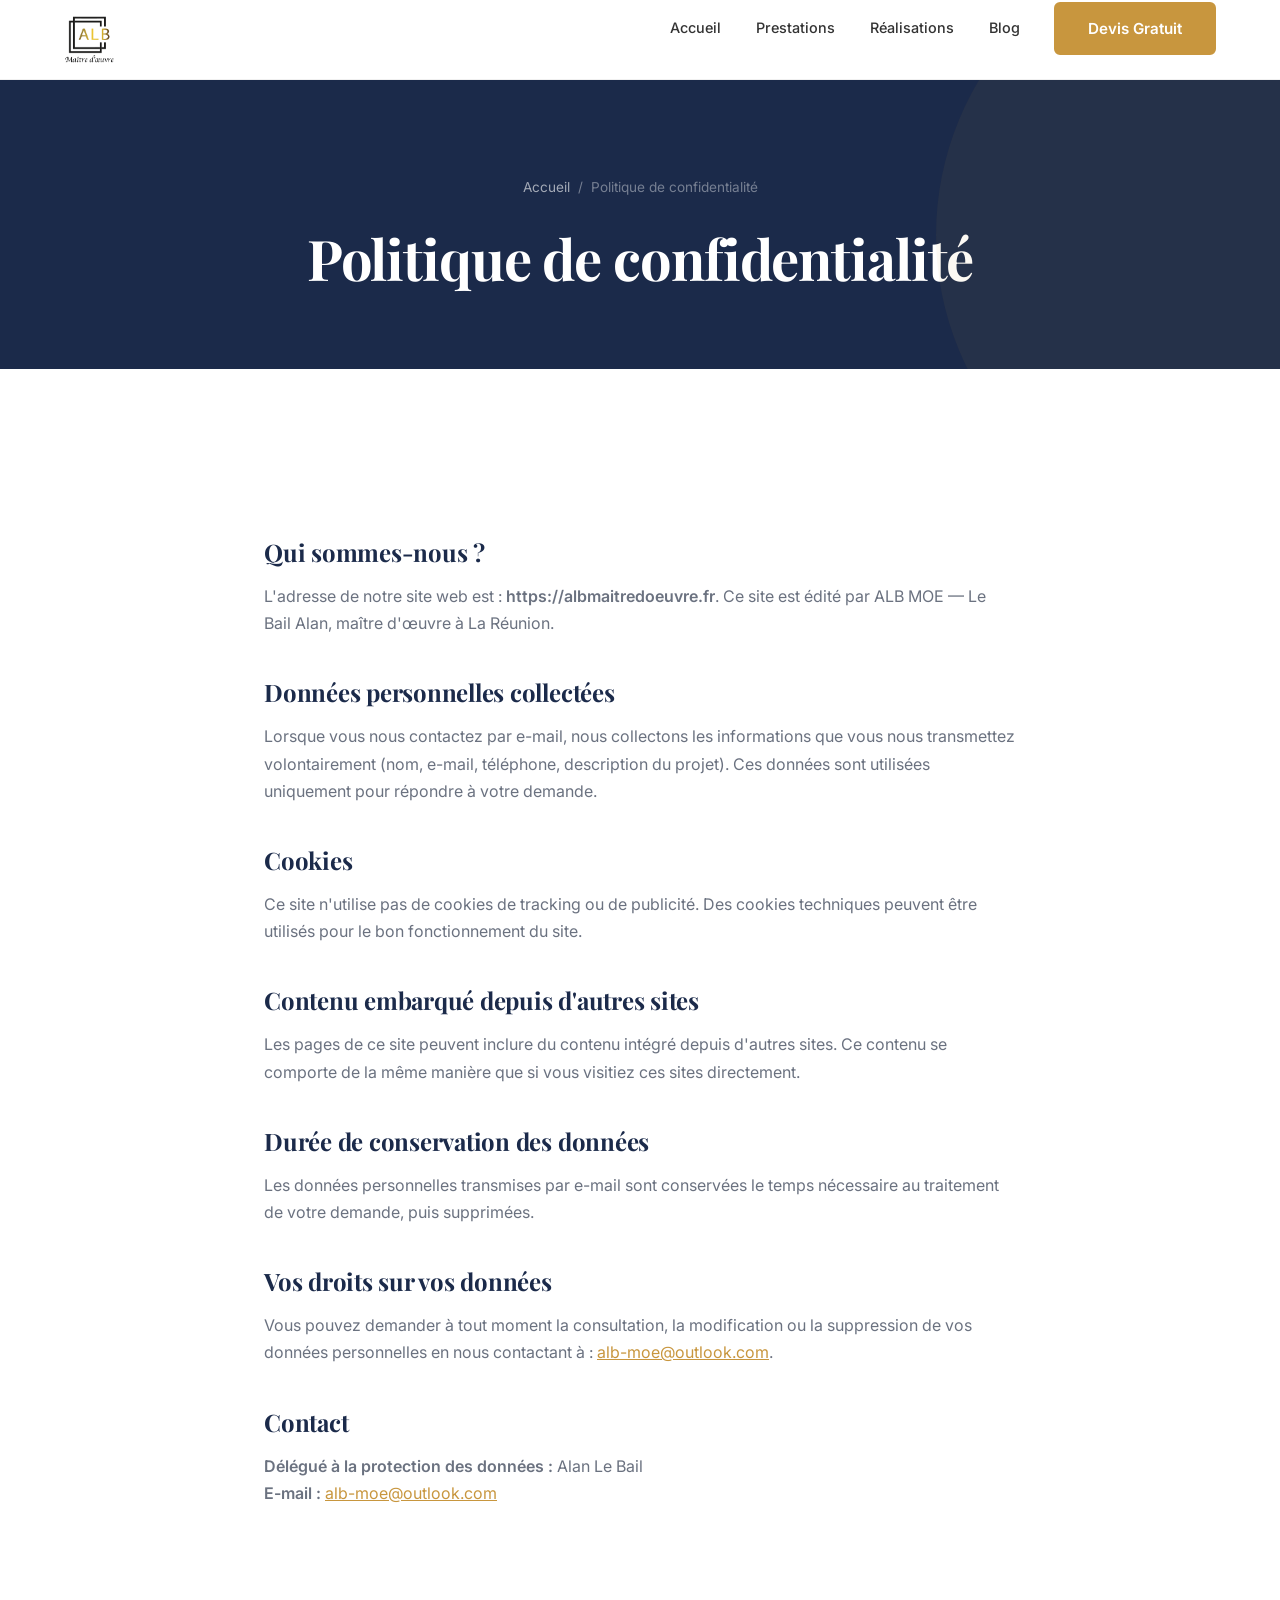
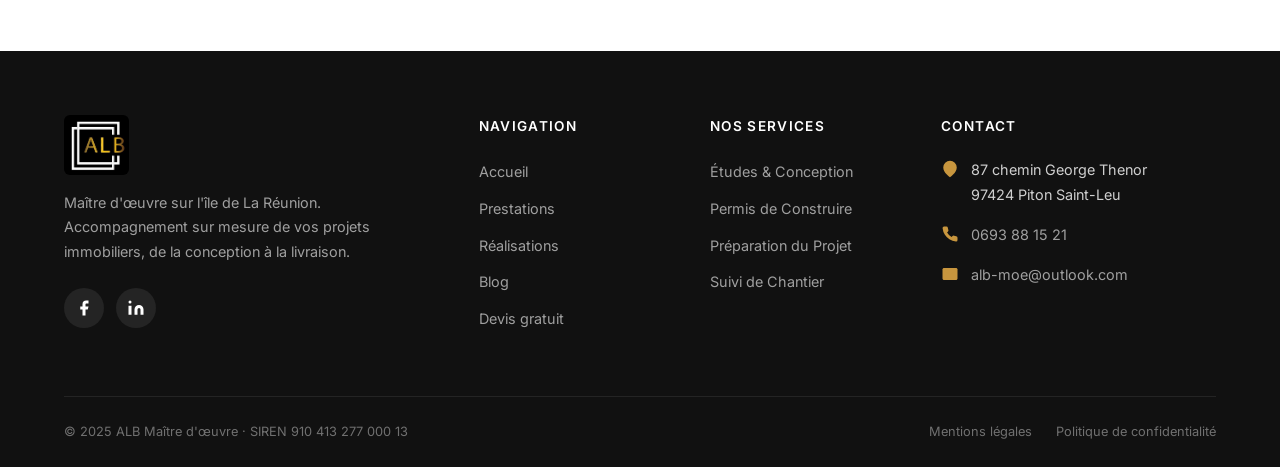
<file: albmaitredoeuvre/politique-de-confidentialite/index.html>
<!DOCTYPE html>
<html lang="fr">
<head>
  <meta charset="UTF-8">
  <meta name="viewport" content="width=device-width, initial-scale=1">
  <title>Politique de confidentialité | ALB Maître d'œuvre La Réunion</title>
  <meta name="description" content="Politique de confidentialité du site ALB Maître d'œuvre. Informations sur le traitement des données personnelles.">
  <link rel="preconnect" href="https://fonts.googleapis.com">
  <link rel="preconnect" href="https://fonts.gstatic.com" crossorigin>
  <link href="https://fonts.googleapis.com/css2?family=Inter:wght@400;500;600;700&family=Playfair+Display:wght@700&display=swap" rel="stylesheet">
  <link rel="stylesheet" href="../style.css">
  <link rel="icon" type="image/png" href="../images/8000 A 02 RECTO calibrage nouvelle carte recto HAUT 350 gr by pass   -07.png">
  <link rel="apple-touch-icon" href="../images/8000 A 02 RECTO calibrage nouvelle carte recto HAUT 350 gr by pass   -07.png">
</head>
<body>
  <header class="site-header" id="header">
    <div class="header-inner">
      <a href="../" class="logo"><img src="../images/8000 A 02 RECTO calibrage nouvelle carte recto HAUT 350 gr by pass   -07.png" alt="ALB Maître d'œuvre" class="logo-img"></a>
      <nav class="nav" id="nav">
        <ul class="nav-list">
          <li class="nav-item"><a href="../" class="nav-link">Accueil</a></li>
          <li class="nav-item"><a href="../prestations/" class="nav-link">Prestations</a>
            <ul class="nav-dropdown">
              <li><a href="../prestations/#etudes" class="nav-link">Études & Conception</a></li>
              <li><a href="../prestations/#permis" class="nav-link">Permis de Construire</a></li>
              <li><a href="../prestations/#preparation" class="nav-link">Préparation du Projet</a></li>
              <li><a href="../prestations/#suivi" class="nav-link">Suivi de Chantier</a></li>
            </ul>
          </li>
          <li class="nav-item"><a href="../realisations/" class="nav-link">Réalisations</a></li>
          <li class="nav-item"><a href="../blog/" class="nav-link">Blog</a></li>
          <li class="nav-item nav-cta"><a href="../contact/" class="btn btn--primary">Devis Gratuit</a></li>
        </ul>
      </nav>
      <button class="nav-toggle" id="nav-toggle" aria-label="Menu"><svg class="menu-icon" viewBox="0 0 24 24" fill="none" stroke="currentColor" stroke-width="2"><path d="M3 12h18M3 6h18M3 18h18"/></svg><svg class="close-icon" viewBox="0 0 24 24" fill="none" stroke="currentColor" stroke-width="2"><path d="M18 6L6 18M6 6l12 12"/></svg></button>
    </div>
  </header>
  
  <section class="page-header"><div class="container"><div class="breadcrumb"><a href="../">Accueil</a> <span>/</span> <span>Politique de confidentialité</span></div><h1>Politique de confidentialité</h1></div></section>

  <section class="section"><div class="container"><div class="legal-content">
    <h2>Qui sommes-nous ?</h2>
    <p>L'adresse de notre site web est : <strong>https://albmaitredoeuvre.fr</strong>. Ce site est édité par ALB MOE — Le Bail Alan, maître d'œuvre à La Réunion.</p>

    <h2>Données personnelles collectées</h2>
    <p>Lorsque vous nous contactez par e-mail, nous collectons les informations que vous nous transmettez volontairement (nom, e-mail, téléphone, description du projet). Ces données sont utilisées uniquement pour répondre à votre demande.</p>

    <h2>Cookies</h2>
    <p>Ce site n'utilise pas de cookies de tracking ou de publicité. Des cookies techniques peuvent être utilisés pour le bon fonctionnement du site.</p>

    <h2>Contenu embarqué depuis d'autres sites</h2>
    <p>Les pages de ce site peuvent inclure du contenu intégré depuis d'autres sites. Ce contenu se comporte de la même manière que si vous visitiez ces sites directement.</p>

    <h2>Durée de conservation des données</h2>
    <p>Les données personnelles transmises par e-mail sont conservées le temps nécessaire au traitement de votre demande, puis supprimées.</p>

    <h2>Vos droits sur vos données</h2>
    <p>Vous pouvez demander à tout moment la consultation, la modification ou la suppression de vos données personnelles en nous contactant à : <a href="mailto:alb-moe@outlook.com">alb-moe@outlook.com</a>.</p>

    <h2>Contact</h2>
    <p><strong>Délégué à la protection des données :</strong> Alan Le Bail<br><strong>E-mail :</strong> <a href="mailto:alb-moe@outlook.com">alb-moe@outlook.com</a></p>
  </div></div></section>
  <footer class="site-footer">
    <div class="container">
      <div class="footer-grid">
        <div class="footer-brand">
          <div class="logo" style="margin-bottom:0.5rem;"><img src="../images/LOGO ENTETE.jpg" alt="ALB Maître d'œuvre" class="footer-logo-img"></div>
          <p>Maître d'œuvre sur l'île de La Réunion. Accompagnement sur mesure de vos projets immobiliers, de la conception à la livraison.</p>
          <div class="social-links">
            <a href="https://www.facebook.com/Albmoe" class="social-link" target="_blank" rel="noopener" aria-label="Facebook"><svg viewBox="0 0 24 24"><path d="M18 2h-3a5 5 0 00-5 5v3H7v4h3v8h4v-8h3l1-4h-4V7a1 1 0 011-1h3z"/></svg></a>
            <a href="https://www.linkedin.com/in/alan-le-bail-389934104/" class="social-link" target="_blank" rel="noopener" aria-label="LinkedIn"><svg viewBox="0 0 24 24"><path d="M16 8a6 6 0 016 6v7h-4v-7a2 2 0 00-2-2 2 2 0 00-2 2v7h-4v-7a6 6 0 016-6zM2 9h4v12H2zM4 6a2 2 0 100-4 2 2 0 000 4z"/></svg></a>
          </div>
        </div>
        <div><div class="footer-title">Navigation</div><ul class="footer-links"><li><a href="../">Accueil</a></li><li><a href="../prestations/">Prestations</a></li><li><a href="../realisations/">Réalisations</a></li><li><a href="../blog/">Blog</a></li><li><a href="../contact/">Devis gratuit</a></li></ul></div>
        <div><div class="footer-title">Nos services</div><ul class="footer-links"><li><a href="../prestations/#etudes">Études & Conception</a></li><li><a href="../prestations/#permis">Permis de Construire</a></li><li><a href="../prestations/#preparation">Préparation du Projet</a></li><li><a href="../prestations/#suivi">Suivi de Chantier</a></li></ul></div>
        <div><div class="footer-title">Contact</div>
          <div class="footer-contact-item"><svg viewBox="0 0 24 24"><path d="M21 10c0 7-9 13-9 13s-9-6-9-13a9 9 0 0118 0z"/><circle cx="12" cy="10" r="3"/></svg><span>87 chemin George Thenor<br>97424 Piton Saint-Leu</span></div>
          <div class="footer-contact-item"><svg viewBox="0 0 24 24"><path d="M22 16.92v3a2 2 0 01-2.18 2 19.79 19.79 0 01-8.63-3.07 19.5 19.5 0 01-6-6 19.79 19.79 0 01-3.07-8.67A2 2 0 014.11 2h3a2 2 0 012 1.72c.127.96.361 1.903.7 2.81a2 2 0 01-.45 2.11L8.09 9.91a16 16 0 006 6l1.27-1.27a2 2 0 012.11-.45c.907.339 1.85.573 2.81.7A2 2 0 0122 16.92z"/></svg><a href="tel:+262693881521">0693 88 15 21</a></div>
          <div class="footer-contact-item"><svg viewBox="0 0 24 24"><path d="M4 4h16c1.1 0 2 .9 2 2v12c0 1.1-.9 2-2 2H4c-1.1 0-2-.9-2-2V6c0-1.1.9-2 2-2z"/><path d="M22 6l-10 7L2 6"/></svg><a href="mailto:alb-moe@outlook.com">alb-moe@outlook.com</a></div>
        </div>
      </div>
      <div class="footer-bottom"><span>&copy; 2025 ALB Maître d'œuvre · SIREN 910 413 277 000 13</span><div class="footer-legal"><a href="../mentions-legales/">Mentions légales</a><a href="../politique-de-confidentialite/">Politique de confidentialité</a></div></div>
    </div>
  </footer>
  <script src="../script.js"></script>
</body>
</html>
</file>
<file: albmaitredoeuvre/style.css>
/* ============================================
   ALB Maître d'œuvre — Design System
   ============================================ */

/* --- CSS Variables --- */
:root {
  --primary: #1B2A4A;
  --primary-light: #2C4270;
  --primary-dark: #0F1A30;
  --accent: #C8963E;
  --accent-light: #D4A85C;
  --accent-dark: #A67A2E;
  --dark: #111111;
  --dark-bg: #1A1A1A;
  --text: #333333;
  --text-light: #6B7280;
  --text-muted: #9CA3AF;
  --white: #FFFFFF;
  --off-white: #F9FAFB;
  --light-bg: #F3F4F6;
  --border: #E5E7EB;
  --shadow-sm: 0 1px 3px rgba(0,0,0,0.08);
  --shadow-md: 0 4px 12px rgba(0,0,0,0.1);
  --shadow-lg: 0 10px 40px rgba(0,0,0,0.12);
  --shadow-xl: 0 20px 60px rgba(0,0,0,0.15);
  --radius-sm: 6px;
  --radius-md: 10px;
  --radius-lg: 16px;
  --radius-xl: 24px;
  --transition: 0.3s cubic-bezier(0.4, 0, 0.2, 1);
  --max-width: 1200px;
  --header-height: 80px;
}

/* --- Reset & Base --- */
*, *::before, *::after { box-sizing: border-box; margin: 0; padding: 0; }
html { scroll-behavior: smooth; scroll-padding-top: var(--header-height); }

body {
  font-family: 'Inter', -apple-system, BlinkMacSystemFont, 'Segoe UI', sans-serif;
  font-size: 16px;
  line-height: 1.7;
  color: var(--text);
  background: var(--white);
  -webkit-font-smoothing: antialiased;
  -moz-osx-font-smoothing: grayscale;
  overflow-x: hidden;
}

/* --- Typography --- */
h1, h2, h3, h4, h5, h6 {
  font-family: 'Playfair Display', Georgia, serif;
  font-weight: 700;
  line-height: 1.25;
  color: var(--primary);
}
h1 { font-size: clamp(2.2rem, 5vw, 3.5rem); letter-spacing: -0.02em; }
h2 { font-size: clamp(1.8rem, 4vw, 2.8rem); letter-spacing: -0.01em; }
h3 { font-size: clamp(1.3rem, 2.5vw, 1.75rem); }
h4 { font-size: 1.25rem; }

p { margin-bottom: 1em; }
strong { font-weight: 600; }
em { font-style: italic; }

a {
  color: var(--accent);
  text-decoration: none;
  transition: color var(--transition);
}
a:hover { color: var(--accent-dark); }

img { max-width: 100%; height: auto; display: block; }
figure { margin: 0; }
ul, ol { padding-left: 1.5em; margin-bottom: 1em; }
li { margin-bottom: 0.4em; }

/* --- Utility Classes --- */
.container {
  max-width: var(--max-width);
  margin: 0 auto;
  padding: 0 1.5rem;
}
.section { padding: 5rem 0; }
.section--dark { background: var(--dark); color: var(--white); }
.section--dark h2, .section--dark h3, .section--dark h4 { color: var(--white); }
.section--dark p { color: rgba(255,255,255,0.8); }
.section--light { background: var(--light-bg); }
.section--accent { background: var(--primary); color: var(--white); }

.text-center { text-align: center; }
.text-accent { color: var(--accent); }
.text-muted { color: var(--text-muted); }

.section-label {
  display: inline-block;
  font-family: 'Inter', sans-serif;
  font-size: 0.8rem;
  font-weight: 600;
  text-transform: uppercase;
  letter-spacing: 0.15em;
  color: var(--accent);
  margin-bottom: 0.75rem;
}
.section-title { margin-bottom: 1rem; }
.section-subtitle {
  font-family: 'Inter', sans-serif;
  font-size: 1.1rem;
  color: var(--text-light);
  max-width: 640px;
  line-height: 1.7;
}
.section-header { margin-bottom: 3rem; }

/* --- Buttons --- */
.btn {
  display: inline-flex;
  align-items: center;
  gap: 0.5rem;
  padding: 0.85rem 2rem;
  font-family: 'Inter', sans-serif;
  font-size: 0.95rem;
  font-weight: 600;
  border-radius: var(--radius-sm);
  border: 2px solid transparent;
  cursor: pointer;
  transition: all var(--transition);
  text-decoration: none;
  line-height: 1.4;
}
.btn--primary {
  background: var(--accent);
  color: var(--white);
  border-color: var(--accent);
}
.btn--primary:hover {
  background: var(--accent-dark);
  border-color: var(--accent-dark);
  color: var(--white);
  transform: translateY(-2px);
  box-shadow: 0 6px 20px rgba(200,150,62,0.3);
}
.btn--outline {
  background: transparent;
  color: var(--white);
  border-color: var(--white);
}
.btn--outline:hover {
  background: var(--white);
  color: var(--primary);
}
.btn--outline-dark {
  background: transparent;
  color: var(--primary);
  border-color: var(--primary);
}
.btn--outline-dark:hover {
  background: var(--primary);
  color: var(--white);
}
.btn--lg { padding: 1rem 2.5rem; font-size: 1.05rem; }
.btn svg, .btn img { width: 18px; height: 18px; }

/* --- Header --- */
.site-header {
  position: fixed;
  top: 0;
  left: 0;
  right: 0;
  z-index: 1000;
  background: rgba(255,255,255,0.97);
  backdrop-filter: blur(12px);
  -webkit-backdrop-filter: blur(12px);
  border-bottom: 1px solid rgba(0,0,0,0.06);
  transition: box-shadow var(--transition);
  height: var(--header-height);
}
.site-header.scrolled { box-shadow: var(--shadow-md); }

.header-inner {
  max-width: var(--max-width);
  margin: 0 auto;
  padding: 0 1.5rem;
  display: flex;
  align-items: center;
  justify-content: space-between;
  height: 100%;
}

.logo {
  display: flex;
  align-items: center;
  gap: 0.75rem;
  text-decoration: none;
  color: var(--primary);
}
.logo-icon {
  width: 44px;
  height: 44px;
  background: var(--accent);
  border-radius: var(--radius-sm);
  display: flex;
  align-items: center;
  justify-content: center;
  font-family: 'Playfair Display', serif;
  font-weight: 700;
  font-size: 1.4rem;
  color: var(--white);
}
.logo-text { display: flex; flex-direction: column; line-height: 1.2; }
.logo-name {
  font-family: 'Playfair Display', serif;
  font-weight: 700;
  font-size: 1.2rem;
  color: var(--primary);
}
.logo-tagline {
  font-size: 0.7rem;
  font-weight: 500;
  text-transform: uppercase;
  letter-spacing: 0.1em;
  color: var(--text-muted);
}
.logo-img { height: 55px; width: auto; }
.footer-logo-img { height: 60px; width: auto; border-radius: var(--radius-sm); }

/* Nav */
.nav { display: flex; align-items: center; gap: 0; }
.nav-list { display: flex; list-style: none; gap: 0; align-items: center; }
.nav-item { position: relative; }
.nav-link {
  display: block;
  padding: 0.5rem 1.1rem;
  font-size: 0.9rem;
  font-weight: 500;
  color: var(--text);
  text-decoration: none;
  transition: color var(--transition);
  position: relative;
}
.nav-link::after {
  content: '';
  position: absolute;
  bottom: 0;
  left: 1.1rem;
  right: 1.1rem;
  height: 2px;
  background: var(--accent);
  transform: scaleX(0);
  transition: transform var(--transition);
}
.nav-link:hover, .nav-link--active { color: var(--accent); }
.nav-link:hover::after, .nav-link--active::after { transform: scaleX(1); }

.nav-dropdown {
  display: none;
  position: absolute;
  top: 100%;
  left: 0;
  background: var(--white);
  min-width: 280px;
  padding: 0.75rem 0;
  border-radius: var(--radius-md);
  box-shadow: var(--shadow-lg);
  border: 1px solid var(--border);
  z-index: 100;
}
.nav-item:hover > .nav-dropdown { display: block; }
.nav-dropdown .nav-link {
  padding: 0.6rem 1.5rem;
  font-size: 0.88rem;
}
.nav-dropdown .nav-link::after { display: none; }

.nav-cta {
  margin-left: 1rem;
}

/* Mobile nav */
.nav-toggle {
  display: none;
  background: none;
  border: none;
  cursor: pointer;
  padding: 0.5rem;
  color: var(--primary);
}
.nav-toggle svg { width: 28px; height: 28px; }
.nav-toggle .close-icon { display: none; }

/* Header contact bar */
.header-contact {
  display: flex;
  align-items: center;
  gap: 1.5rem;
}
.header-phone {
  display: flex;
  align-items: center;
  gap: 0.4rem;
  font-weight: 600;
  font-size: 0.9rem;
  color: var(--primary);
  text-decoration: none;
}
.header-phone svg { width: 16px; height: 16px; fill: var(--accent); }

/* --- Hero --- */
.hero {
  position: relative;
  min-height: 85vh;
  display: flex;
  align-items: center;
  overflow: hidden;
  margin-top: var(--header-height);
}
.hero-bg {
  position: absolute;
  inset: 0;
  background-size: cover;
  background-position: center;
  z-index: 0;
}
.hero-bg::after {
  content: '';
  position: absolute;
  inset: 0;
  background: linear-gradient(135deg, rgba(15,26,48,0.85) 0%, rgba(27,42,74,0.7) 100%);
}
.hero-content {
  position: relative;
  z-index: 2;
  max-width: var(--max-width);
  margin: 0 auto;
  padding: 4rem 1.5rem;
  width: 100%;
}
.hero-label {
  display: inline-flex;
  align-items: center;
  gap: 0.5rem;
  background: rgba(200,150,62,0.15);
  border: 1px solid rgba(200,150,62,0.3);
  color: var(--accent-light);
  padding: 0.4rem 1rem;
  border-radius: 50px;
  font-size: 0.8rem;
  font-weight: 600;
  text-transform: uppercase;
  letter-spacing: 0.1em;
  margin-bottom: 1.5rem;
}
.hero h1 { color: var(--white); margin-bottom: 1.25rem; max-width: 700px; }
.hero p {
  color: rgba(255,255,255,0.85);
  font-size: 1.15rem;
  max-width: 560px;
  margin-bottom: 2rem;
  line-height: 1.8;
}
.hero-buttons { display: flex; gap: 1rem; flex-wrap: wrap; }

/* --- Stats bar --- */
.stats-bar {
  background: var(--white);
  border-radius: var(--radius-lg);
  box-shadow: var(--shadow-xl);
  padding: 2rem 3rem;
  display: grid;
  grid-template-columns: repeat(4, 1fr);
  gap: 2rem;
  max-width: 900px;
  margin: -3rem auto 0;
  position: relative;
  z-index: 10;
}
.stat { text-align: center; }
.stat-number {
  font-family: 'Playfair Display', serif;
  font-size: 2.2rem;
  font-weight: 700;
  color: var(--accent);
  line-height: 1;
}
.stat-label {
  font-size: 0.85rem;
  color: var(--text-light);
  margin-top: 0.3rem;
}

/* --- Service Cards --- */
.services-grid {
  display: grid;
  grid-template-columns: repeat(auto-fit, minmax(260px, 1fr));
  gap: 1.5rem;
}
.service-card {
  background: var(--white);
  border-radius: var(--radius-md);
  padding: 2.5rem 2rem;
  border: 1px solid var(--border);
  transition: all var(--transition);
  position: relative;
  overflow: hidden;
}
.service-card::before {
  content: '';
  position: absolute;
  top: 0;
  left: 0;
  right: 0;
  height: 3px;
  background: var(--accent);
  transform: scaleX(0);
  transition: transform var(--transition);
}
.service-card:hover {
  transform: translateY(-4px);
  box-shadow: var(--shadow-lg);
  border-color: transparent;
}
.service-card:hover::before { transform: scaleX(1); }

.service-icon {
  width: 56px;
  height: 56px;
  background: linear-gradient(135deg, var(--accent), var(--accent-light));
  border-radius: var(--radius-sm);
  display: flex;
  align-items: center;
  justify-content: center;
  margin-bottom: 1.5rem;
}
.service-icon svg { width: 28px; height: 28px; fill: var(--white); }

.service-card h3 { font-size: 1.2rem; margin-bottom: 0.75rem; }
.service-card p { font-size: 0.95rem; color: var(--text-light); margin-bottom: 1rem; }
.service-link {
  font-size: 0.9rem;
  font-weight: 600;
  color: var(--accent);
  display: inline-flex;
  align-items: center;
  gap: 0.35rem;
}
.service-link:hover { gap: 0.6rem; }
.service-link svg { width: 16px; height: 16px; fill: currentColor; transition: transform var(--transition); }

/* --- About / Split Section --- */
.split {
  display: grid;
  grid-template-columns: 1fr 1fr;
  gap: 4rem;
  align-items: center;
}
.split--reverse { direction: rtl; }
.split--reverse > * { direction: ltr; }
.split-image {
  border-radius: var(--radius-lg);
  overflow: hidden;
  position: relative;
}
.split-image img {
  width: 100%;
  height: 100%;
  object-fit: cover;
  aspect-ratio: 4/3;
}
.split-image--badge {
  position: absolute;
  bottom: 1.5rem;
  left: 1.5rem;
  background: var(--accent);
  color: var(--white);
  padding: 0.75rem 1.25rem;
  border-radius: var(--radius-sm);
  font-weight: 700;
  font-size: 0.9rem;
}
.split-content .section-label { margin-bottom: 0.5rem; }
.split-content h2 { margin-bottom: 1rem; }
.split-content p { color: var(--text-light); }

.check-list { list-style: none; padding: 0; margin: 1.5rem 0; }
.check-list li {
  display: flex;
  align-items: flex-start;
  gap: 0.75rem;
  margin-bottom: 0.75rem;
  font-size: 0.95rem;
}
.check-list svg {
  width: 20px;
  height: 20px;
  fill: var(--accent);
  flex-shrink: 0;
  margin-top: 2px;
}

/* --- CTA Banner --- */
.cta-banner {
  background: linear-gradient(135deg, var(--primary) 0%, var(--primary-dark) 100%);
  padding: 4rem 0;
  text-align: center;
  position: relative;
  overflow: hidden;
}
.cta-banner::before {
  content: '';
  position: absolute;
  top: -50%;
  right: -10%;
  width: 400px;
  height: 400px;
  background: rgba(200,150,62,0.08);
  border-radius: 50%;
}
.cta-banner h2 { color: var(--white); margin-bottom: 0.75rem; }
.cta-banner p { color: rgba(255,255,255,0.8); font-size: 1.1rem; margin-bottom: 2rem; }

/* --- Testimonial / Quote --- */
.quote-block {
  background: var(--light-bg);
  border-left: 4px solid var(--accent);
  padding: 2rem 2.5rem;
  border-radius: 0 var(--radius-md) var(--radius-md) 0;
  margin: 2rem 0;
}
.quote-block p {
  font-size: 1.1rem;
  font-style: italic;
  color: var(--text);
  margin: 0;
}

/* --- Process Steps --- */
.process-grid {
  display: grid;
  grid-template-columns: repeat(auto-fit, minmax(240px, 1fr));
  gap: 2rem;
  counter-reset: process;
}
.process-step {
  text-align: center;
  padding: 2rem 1.5rem;
  position: relative;
}
.process-step::before {
  counter-increment: process;
  content: counter(process, decimal-leading-zero);
  font-family: 'Playfair Display', serif;
  font-size: 3rem;
  font-weight: 700;
  color: var(--accent);
  opacity: 0.2;
  display: block;
  margin-bottom: 1rem;
}
.process-step h3 { font-size: 1.15rem; margin-bottom: 0.75rem; }
.process-step p { font-size: 0.9rem; color: var(--text-light); }

/* --- Portfolio / Gallery --- */
.portfolio-grid {
  display: grid;
  grid-template-columns: repeat(auto-fill, minmax(320px, 1fr));
  gap: 1.5rem;
}
.portfolio-card {
  border-radius: var(--radius-md);
  overflow: hidden;
  position: relative;
  aspect-ratio: 4/3;
  cursor: pointer;
}
.portfolio-card img {
  width: 100%;
  height: 100%;
  object-fit: cover;
  transition: transform var(--transition);
}
.portfolio-card:hover img { transform: scale(1.05); }
.portfolio-overlay {
  position: absolute;
  inset: 0;
  background: linear-gradient(to top, rgba(0,0,0,0.8) 0%, transparent 60%);
  display: flex;
  flex-direction: column;
  justify-content: flex-end;
  padding: 1.5rem;
  opacity: 0;
  transition: opacity var(--transition);
}
.portfolio-card:hover .portfolio-overlay { opacity: 1; }
.portfolio-overlay h3 { color: var(--white); font-size: 1.1rem; margin-bottom: 0.25rem; }
.portfolio-overlay span { color: var(--accent-light); font-size: 0.85rem; }

/* --- Contact Section --- */
.contact-grid {
  display: grid;
  grid-template-columns: 1fr 1fr;
  gap: 3rem;
  align-items: start;
}
.contact-info-card {
  background: var(--white);
  border: 1px solid var(--border);
  border-radius: var(--radius-md);
  padding: 2rem;
  display: flex;
  gap: 1rem;
  align-items: flex-start;
  transition: all var(--transition);
}
.contact-info-card:hover {
  box-shadow: var(--shadow-md);
  border-color: var(--accent);
}
.contact-icon {
  width: 48px;
  height: 48px;
  background: linear-gradient(135deg, var(--accent), var(--accent-light));
  border-radius: var(--radius-sm);
  display: flex;
  align-items: center;
  justify-content: center;
  flex-shrink: 0;
}
.contact-icon svg { width: 22px; height: 22px; fill: var(--white); }
.contact-info-card h4 { font-family: 'Inter', sans-serif; font-size: 1rem; margin-bottom: 0.25rem; }
.contact-info-card p { font-size: 0.9rem; color: var(--text-light); margin: 0; }
.contact-info-card a { color: var(--accent); font-weight: 500; }

.contact-map {
  border-radius: var(--radius-md);
  overflow: hidden;
  height: 100%;
  min-height: 400px;
}
.contact-map iframe {
  width: 100%;
  height: 100%;
  border: 0;
  min-height: 400px;
}

/* Mail CTA */
.mail-cta {
  background: var(--light-bg);
  border-radius: var(--radius-lg);
  padding: 3rem;
  text-align: center;
}
.mail-cta h3 { margin-bottom: 1rem; }
.mail-cta p { color: var(--text-light); max-width: 600px; margin: 0 auto 1.5rem; }
.mail-subject { font-size: 0.85rem; color: var(--text-muted); margin-top: 1rem; }

/* --- Blog cards --- */
.blog-grid {
  display: grid;
  grid-template-columns: repeat(auto-fill, minmax(340px, 1fr));
  gap: 2rem;
}
.blog-card {
  background: var(--white);
  border-radius: var(--radius-md);
  overflow: hidden;
  border: 1px solid var(--border);
  transition: all var(--transition);
}
.blog-card:hover {
  transform: translateY(-3px);
  box-shadow: var(--shadow-lg);
}
.blog-card-image {
  aspect-ratio: 16/9;
  overflow: hidden;
}
.blog-card-image img {
  width: 100%;
  height: 100%;
  object-fit: cover;
  transition: transform var(--transition);
}
.blog-card:hover .blog-card-image img { transform: scale(1.05); }
.blog-card-content { padding: 1.5rem; }
.blog-card-tag {
  font-size: 0.75rem;
  font-weight: 600;
  text-transform: uppercase;
  color: var(--accent);
  margin-bottom: 0.5rem;
}
.blog-card h3 { font-size: 1.15rem; margin-bottom: 0.5rem; }
.blog-card h3 a { color: var(--primary); text-decoration: none; }
.blog-card h3 a:hover { color: var(--accent); }
.blog-card p { font-size: 0.9rem; color: var(--text-light); }

/* --- Legal pages --- */
.legal-content {
  max-width: 800px;
  margin: 0 auto;
  padding: 3rem 1.5rem;
}
.legal-content h1 { margin-bottom: 2rem; }
.legal-content h2 { font-size: 1.5rem; margin-top: 2.5rem; margin-bottom: 1rem; }
.legal-content h3 { font-size: 1.2rem; margin-top: 1.5rem; margin-bottom: 0.75rem; }
.legal-content p { color: var(--text-light); }
.legal-content a { color: var(--accent); text-decoration: underline; }

/* --- Page Header (inner pages) --- */
.page-header {
  background: var(--primary);
  padding: 6rem 0 4rem;
  margin-top: var(--header-height);
  text-align: center;
  position: relative;
  overflow: hidden;
}
.page-header::before {
  content: '';
  position: absolute;
  top: -50%;
  right: -20%;
  width: 600px;
  height: 600px;
  background: rgba(200,150,62,0.06);
  border-radius: 50%;
}
.page-header h1 { color: var(--white); margin-bottom: 0.75rem; }
.page-header p { color: rgba(255,255,255,0.7); font-size: 1.1rem; }
.breadcrumb {
  display: flex;
  align-items: center;
  justify-content: center;
  gap: 0.5rem;
  margin-bottom: 1.5rem;
  font-size: 0.85rem;
}
.breadcrumb a { color: rgba(255,255,255,0.6); }
.breadcrumb a:hover { color: var(--white); }
.breadcrumb span { color: rgba(255,255,255,0.4); }

/* --- Footer --- */
.site-footer {
  background: var(--dark);
  color: rgba(255,255,255,0.8);
  padding: 4rem 0 0;
}
.footer-grid {
  display: grid;
  grid-template-columns: 2fr 1fr 1fr 1.5fr;
  gap: 3rem;
  padding-bottom: 3rem;
  border-bottom: 1px solid rgba(255,255,255,0.08);
}
.footer-brand .logo-name { color: var(--white); }
.footer-brand .logo-tagline { color: var(--text-muted); }
.footer-brand p { color: rgba(255,255,255,0.6); margin-top: 1rem; font-size: 0.9rem; }

.footer-title {
  font-family: 'Inter', sans-serif;
  font-size: 0.85rem;
  font-weight: 600;
  text-transform: uppercase;
  letter-spacing: 0.1em;
  color: var(--white);
  margin-bottom: 1.25rem;
}
.footer-links { list-style: none; padding: 0; }
.footer-links li { margin-bottom: 0.6rem; }
.footer-links a {
  color: rgba(255,255,255,0.6);
  font-size: 0.9rem;
  transition: color var(--transition);
}
.footer-links a:hover { color: var(--accent); }

.footer-contact-item {
  display: flex;
  align-items: flex-start;
  gap: 0.75rem;
  margin-bottom: 1rem;
  font-size: 0.9rem;
}
.footer-contact-item svg { width: 18px; height: 18px; fill: var(--accent); flex-shrink: 0; margin-top: 2px; }
.footer-contact-item a { color: rgba(255,255,255,0.6); }

.social-links {
  display: flex;
  gap: 0.75rem;
  margin-top: 1.5rem;
}
.social-link {
  width: 40px;
  height: 40px;
  display: flex;
  align-items: center;
  justify-content: center;
  border-radius: 50%;
  background: rgba(255,255,255,0.08);
  transition: all var(--transition);
}
.social-link:hover { background: var(--accent); }
.social-link svg { width: 18px; height: 18px; fill: var(--white); }

.footer-bottom {
  padding: 1.5rem 0;
  display: flex;
  align-items: center;
  justify-content: space-between;
  font-size: 0.8rem;
  color: rgba(255,255,255,0.4);
}
.footer-bottom a { color: rgba(255,255,255,0.4); }
.footer-bottom a:hover { color: var(--accent); }
.footer-legal { display: flex; gap: 1.5rem; }

/* --- Prestation detail --- */
.prestation-block {
  padding: 3rem 0;
  border-bottom: 1px solid var(--border);
}
.prestation-block:last-child { border-bottom: none; }
.prestation-number {
  font-family: 'Playfair Display', serif;
  font-size: 4rem;
  font-weight: 700;
  color: var(--accent);
  opacity: 0.15;
  line-height: 1;
  margin-bottom: -1rem;
}

/* --- Article Layout --- */
.article-layout {
  max-width: 900px;
  margin: 0 auto;
}
.article-intro {
  font-size: 1.15rem;
  line-height: 1.8;
  color: var(--text);
  margin-bottom: 2rem;
}
.article-meta-box {
  display: flex;
  flex-wrap: wrap;
  gap: 1.5rem;
  padding: 1.25rem 1.5rem;
  background: var(--light-bg);
  border-radius: var(--radius-md);
  margin-bottom: 2.5rem;
  font-size: 0.9rem;
  color: var(--text-light);
}
.meta-item {
  display: flex;
  align-items: center;
  gap: 0.5rem;
}
.meta-item svg { color: var(--accent); flex-shrink: 0; }
.article-content h2 {
  font-size: 1.6rem;
  margin-top: 3rem;
  margin-bottom: 1rem;
  padding-top: 1rem;
  border-top: 1px solid var(--border);
  scroll-margin-top: 100px;
}
.article-content h2:first-of-type { border-top: none; margin-top: 0; }
.article-content h3 { font-size: 1.15rem; margin-top: 1.5rem; margin-bottom: 0.75rem; font-family: 'Inter', sans-serif; }
.article-content p { color: var(--text-light); line-height: 1.8; margin-bottom: 1rem; }
.article-content ul, .article-content ol { color: var(--text-light); line-height: 1.8; margin-bottom: 1rem; padding-left: 1.5rem; }
.article-content li { margin-bottom: 0.4rem; }
.article-content a { color: var(--accent); text-decoration: underline; }
.article-content a.btn { color: var(--white); text-decoration: none; }
.article-content a.btn--outline-dark { color: var(--primary); }
.article-content a.btn--outline-dark:hover { color: var(--white); }

/* Table of Contents */
.article-toc {
  background: var(--light-bg);
  border: 1px solid var(--border);
  border-radius: var(--radius-md);
  padding: 1.5rem 2rem;
  margin-bottom: 2.5rem;
}
.toc-title {
  font-family: 'Playfair Display', serif;
  font-size: 1.2rem;
  font-weight: 700;
  color: var(--primary);
  margin-bottom: 1rem;
}
.toc-list {
  padding-left: 1.25rem;
  margin: 0;
}
.toc-list li {
  margin-bottom: 0.5rem;
  font-size: 0.92rem;
}
.toc-list a {
  color: var(--text);
  text-decoration: none;
  transition: color var(--transition);
}
.toc-list a:hover { color: var(--accent); }

/* Info boxes */
.info-box {
  padding: 1.25rem 1.5rem;
  border-radius: var(--radius-md);
  margin: 1.5rem 0;
  font-size: 0.95rem;
  line-height: 1.7;
}
.info-box--tip {
  background: #f0fdf4;
  border-left: 4px solid #22c55e;
}
.info-box--warning {
  background: #fffbeb;
  border-left: 4px solid #f59e0b;
}

/* Quiz */
.article-block { margin: 2.5rem 0; padding: 2rem; border-radius: var(--radius-lg); }
.article-block--highlight { background: var(--primary); color: var(--white); }
.article-block--highlight h2 { color: var(--white); border: none; margin-top: 0; padding-top: 0; }
.article-block--highlight p { color: rgba(255,255,255,0.8); }
.quiz-step { display: none; }
.quiz-step.active { display: block; }
.quiz-question { font-size: 1.15rem; font-weight: 600; margin-bottom: 1rem; }
.quiz-hint { font-size: 0.88rem; color: rgba(255,255,255,0.6); margin-bottom: 1rem; }
.quiz-options { display: flex; flex-direction: column; gap: 0.6rem; }
.quiz-btn {
  background: rgba(255,255,255,0.12);
  border: 1px solid rgba(255,255,255,0.25);
  color: var(--white);
  padding: 0.9rem 1.25rem;
  border-radius: var(--radius-sm);
  font-size: 0.95rem;
  cursor: pointer;
  text-align: left;
  transition: background var(--transition), border-color var(--transition);
}
.quiz-btn:hover { background: rgba(255,255,255,0.2); border-color: rgba(255,255,255,0.5); }
.quiz-result {
  background: var(--white);
  color: var(--text);
  padding: 2rem;
  border-radius: var(--radius-md);
  text-align: center;
}
.quiz-result h3 { color: var(--primary); margin-bottom: 0.75rem; }
.quiz-result p { color: var(--text-light); }
.quiz-result .btn { text-decoration: none; }
.quiz-result-icon { font-size: 2.5rem; margin-bottom: 0.75rem; }
.quiz-restart {
  background: none;
  border: 1px solid rgba(255,255,255,0.4);
  color: var(--white);
  padding: 0.6rem 1.5rem;
  border-radius: var(--radius-sm);
  cursor: pointer;
  font-size: 0.88rem;
  margin-top: 1rem;
  transition: background var(--transition);
}
.quiz-restart:hover { background: rgba(255,255,255,0.1); }

/* Document grid */
.doc-grid {
  display: grid;
  grid-template-columns: repeat(2, 1fr);
  gap: 1rem;
  margin: 1.5rem 0;
}
.doc-card {
  background: var(--white);
  border: 1px solid var(--border);
  border-radius: var(--radius-md);
  padding: 1.5rem;
  transition: box-shadow var(--transition);
}
.doc-card:hover { box-shadow: var(--shadow-md); }
.doc-number {
  display: inline-block;
  background: var(--primary);
  color: var(--white);
  font-size: 0.75rem;
  font-weight: 700;
  padding: 0.25rem 0.6rem;
  border-radius: var(--radius-sm);
  margin-bottom: 0.75rem;
}
.doc-card h3 { font-size: 1rem; font-family: 'Inter', sans-serif; margin-bottom: 0.5rem; color: var(--primary); }
.doc-card p { font-size: 0.88rem; line-height: 1.6; margin: 0; }
.doc-source { display: block; font-size: 0.78rem; color: var(--accent); margin-top: 0.75rem; font-weight: 500; }

/* Timeline steps */
.timeline { margin: 2rem 0; }
.timeline-step {
  display: flex;
  gap: 1.5rem;
  padding-bottom: 2rem;
  position: relative;
}
.timeline-step::before {
  content: '';
  position: absolute;
  left: 22px;
  top: 48px;
  bottom: 0;
  width: 2px;
  background: var(--border);
}
.timeline-step:last-child::before { display: none; }
.timeline-number {
  width: 46px;
  height: 46px;
  background: var(--accent);
  color: var(--white);
  border-radius: 50%;
  display: flex;
  align-items: center;
  justify-content: center;
  font-weight: 700;
  font-size: 1.1rem;
  flex-shrink: 0;
}
.timeline-content { flex: 1; }
.timeline-content h3 { font-family: 'Inter', sans-serif; font-size: 1.1rem; margin-bottom: 0.5rem; }
.timeline-content p { font-size: 0.92rem; }
.timeline-content ul { font-size: 0.92rem; }
.timeline-tip {
  font-size: 0.85rem;
  color: var(--accent);
  font-weight: 500;
  margin-top: 0.5rem;
}

/* Key figures */
.key-figures {
  display: grid;
  grid-template-columns: repeat(4, 1fr);
  gap: 1rem;
  margin: 1.5rem 0 2rem;
}
.key-figure {
  text-align: center;
  padding: 1.5rem 1rem;
  background: var(--light-bg);
  border-radius: var(--radius-md);
}
.key-figure-value {
  font-family: 'Playfair Display', serif;
  font-size: 1.4rem;
  font-weight: 700;
  color: var(--accent);
  margin-bottom: 0.4rem;
}
.key-figure-label { font-size: 0.8rem; color: var(--text-light); line-height: 1.4; }

/* Comparison table */
.comparison-table-wrapper {
  overflow-x: auto;
  margin: 1.5rem 0;
  border-radius: var(--radius-md);
  border: 1px solid var(--border);
}
.comparison-table {
  width: 100%;
  border-collapse: collapse;
  font-size: 0.9rem;
}
.comparison-table th {
  background: var(--primary);
  color: var(--white);
  padding: 0.85rem 1rem;
  text-align: left;
  font-weight: 600;
  font-size: 0.85rem;
}
.comparison-table td {
  padding: 0.75rem 1rem;
  border-bottom: 1px solid var(--border);
  color: var(--text-light);
}
.comparison-table tr:last-child td { border-bottom: none; }
.comparison-table tr:nth-child(even) td { background: var(--light-bg); }

/* Checklist interactive */
.checklist-interactive { margin: 1.5rem 0; }
.checklist-item {
  display: flex;
  align-items: center;
  gap: 0.75rem;
  padding: 0.75rem 1rem;
  background: var(--white);
  border: 1px solid var(--border);
  border-radius: var(--radius-sm);
  margin-bottom: 0.5rem;
  cursor: pointer;
  transition: background var(--transition), border-color var(--transition);
  font-size: 0.92rem;
  color: var(--text);
}
.checklist-item:hover { background: var(--light-bg); }
.checklist-item input[type="checkbox"] { display: none; }
.checkmark {
  width: 22px;
  height: 22px;
  border: 2px solid var(--border);
  border-radius: 4px;
  flex-shrink: 0;
  position: relative;
  transition: background var(--transition), border-color var(--transition);
}
.checklist-item input:checked ~ .checkmark {
  background: var(--accent);
  border-color: var(--accent);
}
.checklist-item input:checked ~ .checkmark::after {
  content: '';
  position: absolute;
  left: 6px;
  top: 2px;
  width: 6px;
  height: 11px;
  border: solid var(--white);
  border-width: 0 2px 2px 0;
  transform: rotate(45deg);
}
.checklist-item input:checked ~ span:last-child {
  text-decoration: line-through;
  color: var(--text-muted);
}
.checklist-progress {
  height: 8px;
  background: var(--light-bg);
  border-radius: 4px;
  overflow: hidden;
  margin: 1rem 0 0.5rem;
}
.checklist-progress-bar {
  height: 100%;
  background: var(--accent);
  border-radius: 4px;
  transition: width 0.4s ease, background 0.4s ease;
}
.checklist-counter { font-size: 0.85rem; color: var(--text-light); text-align: center; }

/* Article CTA */
.article-cta {
  background: var(--primary);
  color: var(--white);
  padding: 3rem 2rem;
  border-radius: var(--radius-lg);
  text-align: center;
  margin: 3rem 0 0;
}
.article-cta h2 { color: var(--white); border: none; margin-top: 0; padding-top: 0; }
.article-cta p { color: rgba(255,255,255,0.8); }

/* --- Accordion --- */
.accordion { margin: 2rem 0; }
.accordion-item {
  border: 1px solid var(--border);
  border-radius: var(--radius-sm);
  margin-bottom: 0.5rem;
  overflow: hidden;
}
.accordion-header {
  padding: 1rem 1.5rem;
  background: var(--white);
  cursor: pointer;
  display: flex;
  justify-content: space-between;
  align-items: center;
  font-weight: 600;
  transition: background var(--transition);
}
.accordion-header:hover { background: var(--light-bg); }
.accordion-header svg {
  width: 20px;
  height: 20px;
  transition: transform var(--transition);
  fill: var(--text-light);
}
.accordion-item.active .accordion-header svg { transform: rotate(180deg); }
.accordion-body {
  padding: 0 1.5rem;
  max-height: 0;
  overflow: hidden;
  transition: max-height 0.4s ease, padding 0.3s ease;
}
.accordion-item.active .accordion-body {
  max-height: 1000px;
  padding: 0 1.5rem 1.5rem;
}

/* --- Zones d'intervention --- */
.zones-grid {
  display: grid;
  grid-template-columns: repeat(4, 1fr);
  gap: 1rem;
}
.zone-card {
  background: var(--white);
  border: 1px solid var(--border);
  border-radius: var(--radius-md);
  padding: 1.25rem 1rem;
  text-align: center;
  transition: box-shadow var(--transition), transform var(--transition);
}
.zone-card:hover {
  box-shadow: var(--shadow-md);
  transform: translateY(-2px);
}
.zone-icon {
  width: 24px;
  height: 24px;
  fill: var(--accent);
  margin-bottom: 0.5rem;
}
.zone-card h3 {
  font-size: 0.95rem;
  font-family: 'Inter', sans-serif;
  font-weight: 600;
  color: var(--primary);
  margin-bottom: 0.2rem;
}
.zone-card p {
  font-size: 0.8rem;
  color: var(--text-light);
  margin: 0;
}

/* --- Responsive --- */
@media (max-width: 992px) {
  .nav { display: none; }
  .nav.active {
    display: flex;
    flex-direction: column;
    position: absolute;
    top: 100%;
    left: 0;
    right: 0;
    max-height: calc(100vh - var(--header-height));
    background: var(--white);
    padding: 1.5rem;
    overflow-y: auto;
    z-index: 999;
    box-shadow: var(--shadow-lg);
  }
  .nav.active .nav-list { flex-direction: column; width: 100%; }
  .nav.active .nav-link { padding: 0.85rem 0; font-size: 1.05rem; border-bottom: 1px solid var(--border); }
  .nav.active .nav-link::after { display: none; }
  .nav.active .nav-dropdown {
    position: static;
    box-shadow: none;
    border: none;
    padding: 0 0 0 1rem;
    display: block;
  }
  .nav.active .nav-cta { margin: 1.5rem 0 0; width: 100%; }
  .nav.active .nav-cta .btn { width: 100%; justify-content: center; }
  .nav-toggle { display: flex; }
  .nav-toggle.active .menu-icon { display: none; }
  .nav-toggle.active .close-icon { display: block; }

  .split { grid-template-columns: 1fr; gap: 2rem; }
  .split--reverse { direction: ltr; }
  .stats-bar { grid-template-columns: repeat(2, 1fr); margin: -2rem 1.5rem 0; }
  .footer-grid { grid-template-columns: 1fr 1fr; }
  .contact-grid { grid-template-columns: 1fr; }
  .hero { min-height: 70vh; }
  .zones-grid { grid-template-columns: repeat(3, 1fr); }
  .doc-grid { grid-template-columns: 1fr; }
  .key-figures { grid-template-columns: repeat(2, 1fr); }
}

@media (max-width: 640px) {
  .stats-bar { grid-template-columns: 1fr 1fr; padding: 1.5rem; gap: 1.5rem; }
  .footer-grid { grid-template-columns: 1fr; }
  .footer-bottom { flex-direction: column; gap: 0.75rem; text-align: center; }
  .footer-legal { flex-direction: column; gap: 0.5rem; }
  .hero { min-height: 60vh; }
  .section { padding: 3.5rem 0; }
  .hero-buttons { flex-direction: column; }
  .hero-buttons .btn { width: 100%; justify-content: center; }
  .zones-grid { grid-template-columns: repeat(2, 1fr); }
  .key-figures { grid-template-columns: 1fr 1fr; }
  .article-meta-box { flex-direction: column; gap: 0.75rem; }
  .article-block { padding: 1.5rem; }
  .article-cta { padding: 2rem 1.5rem; }
}
</file>
